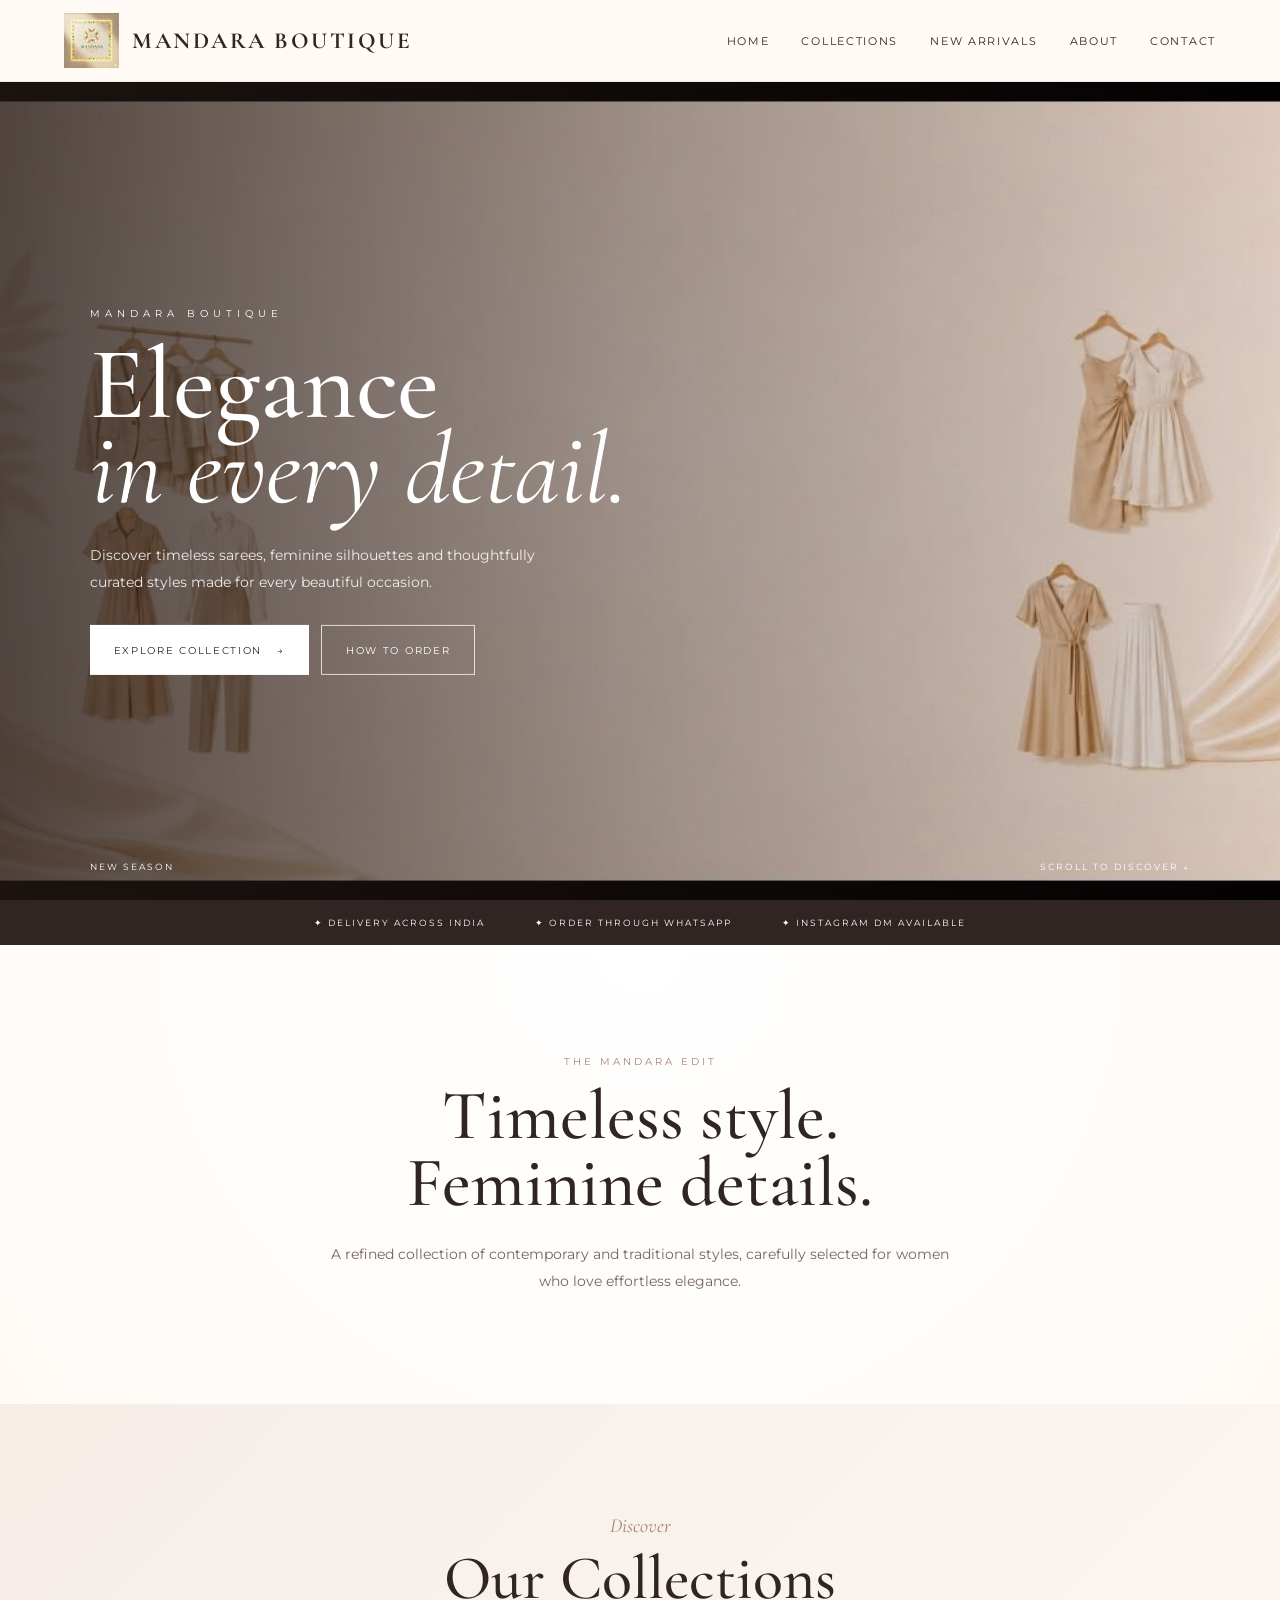
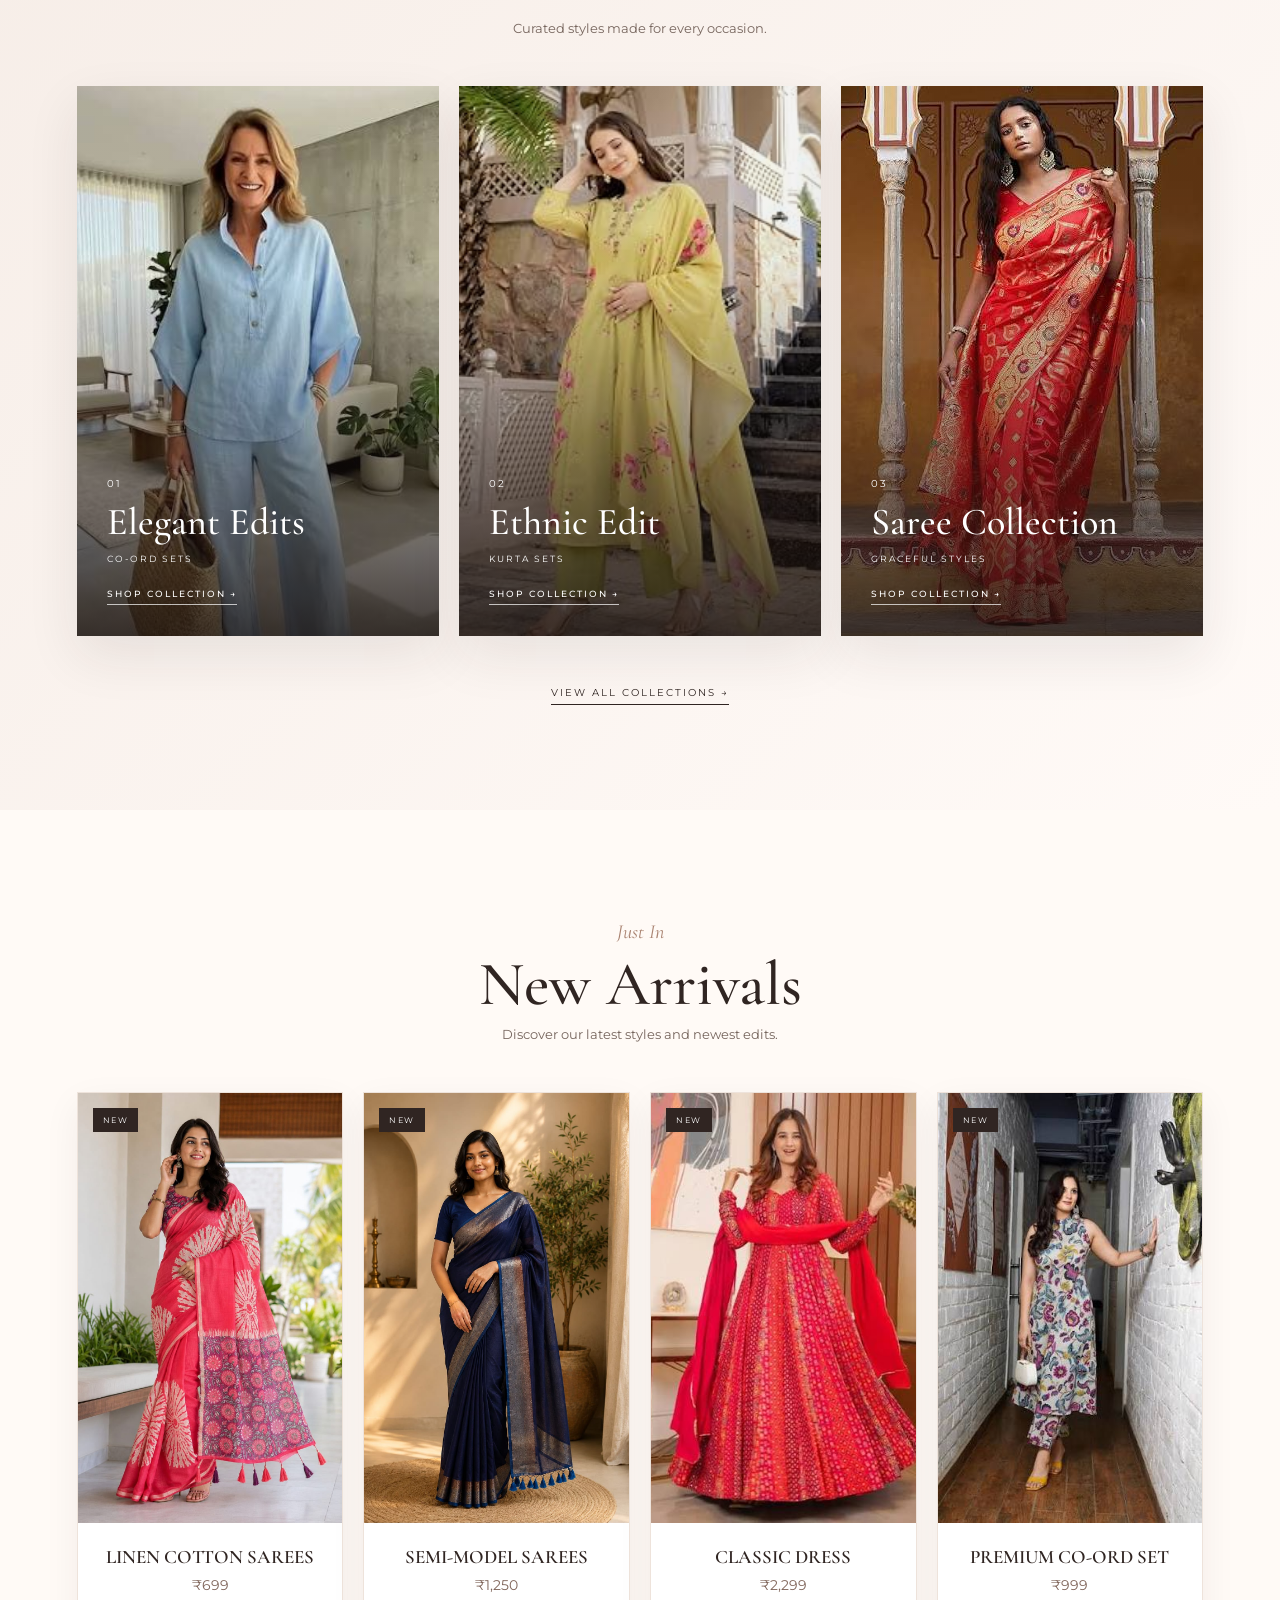
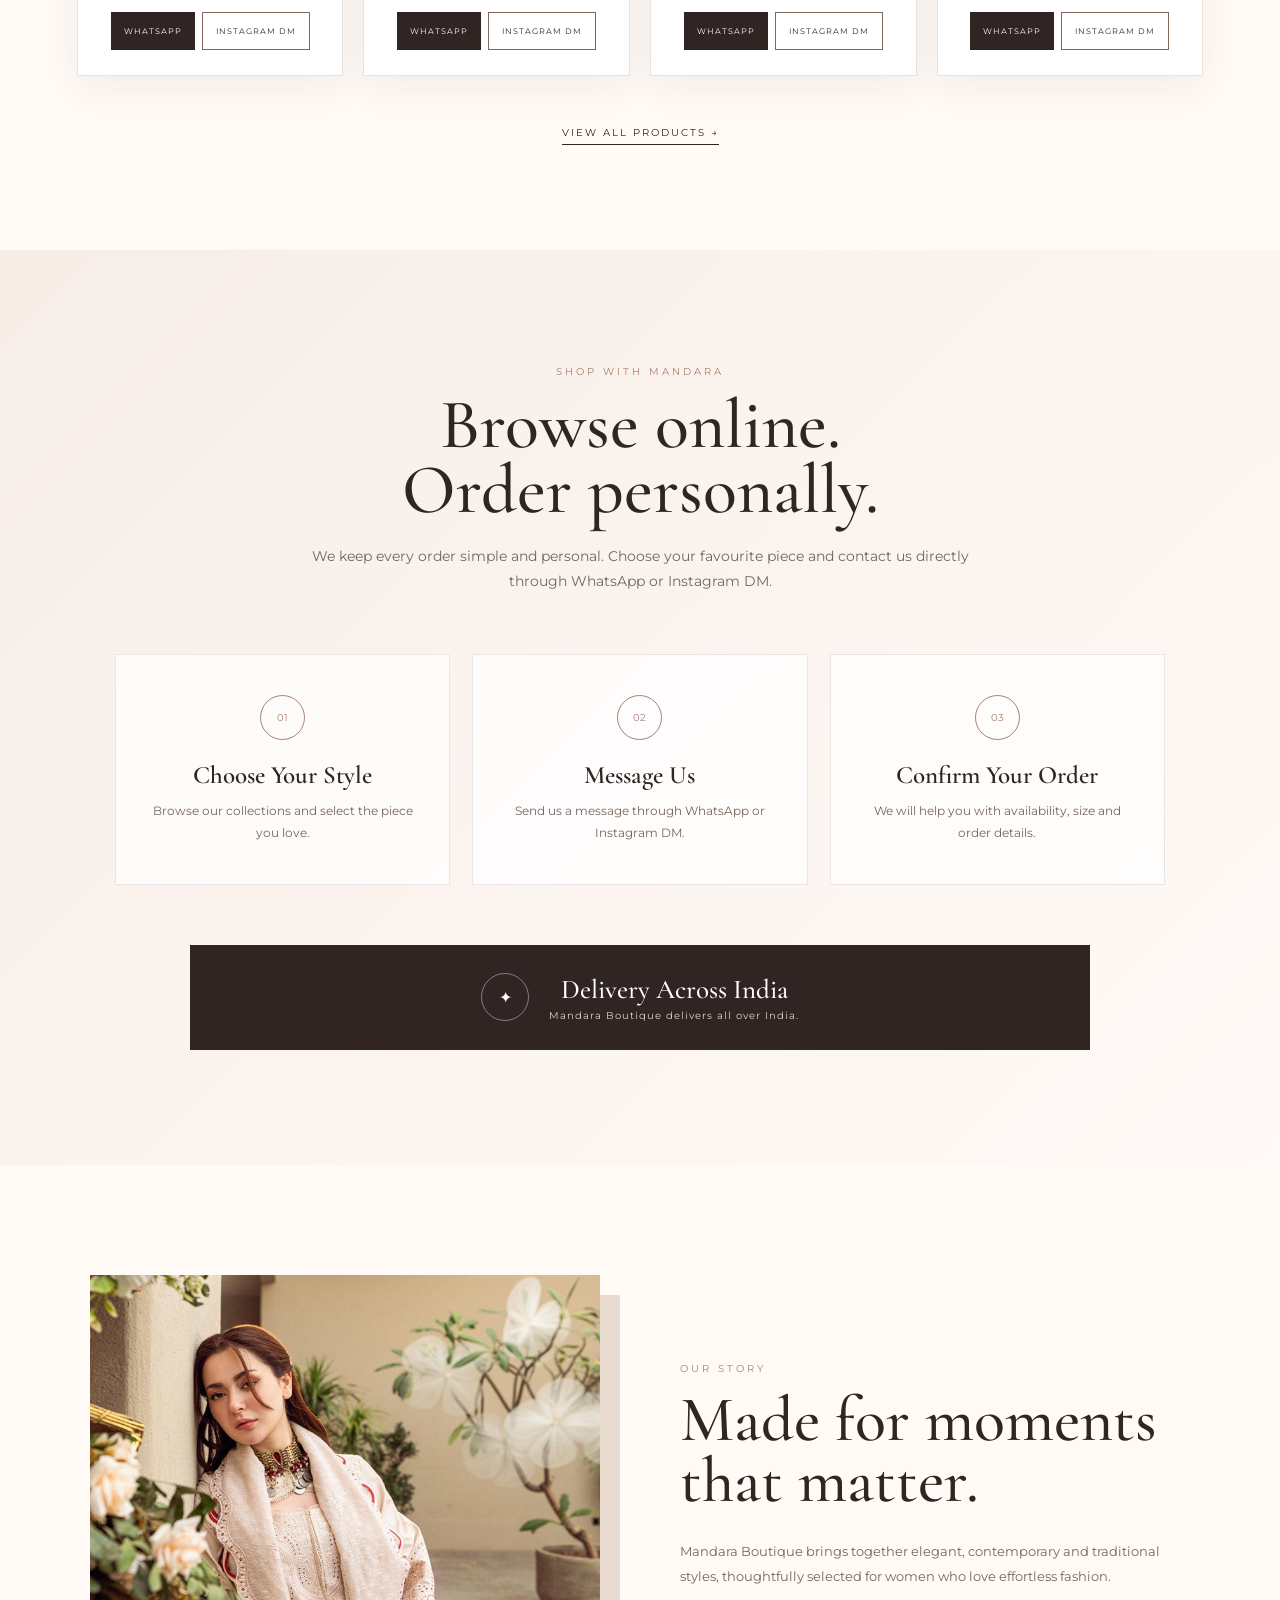
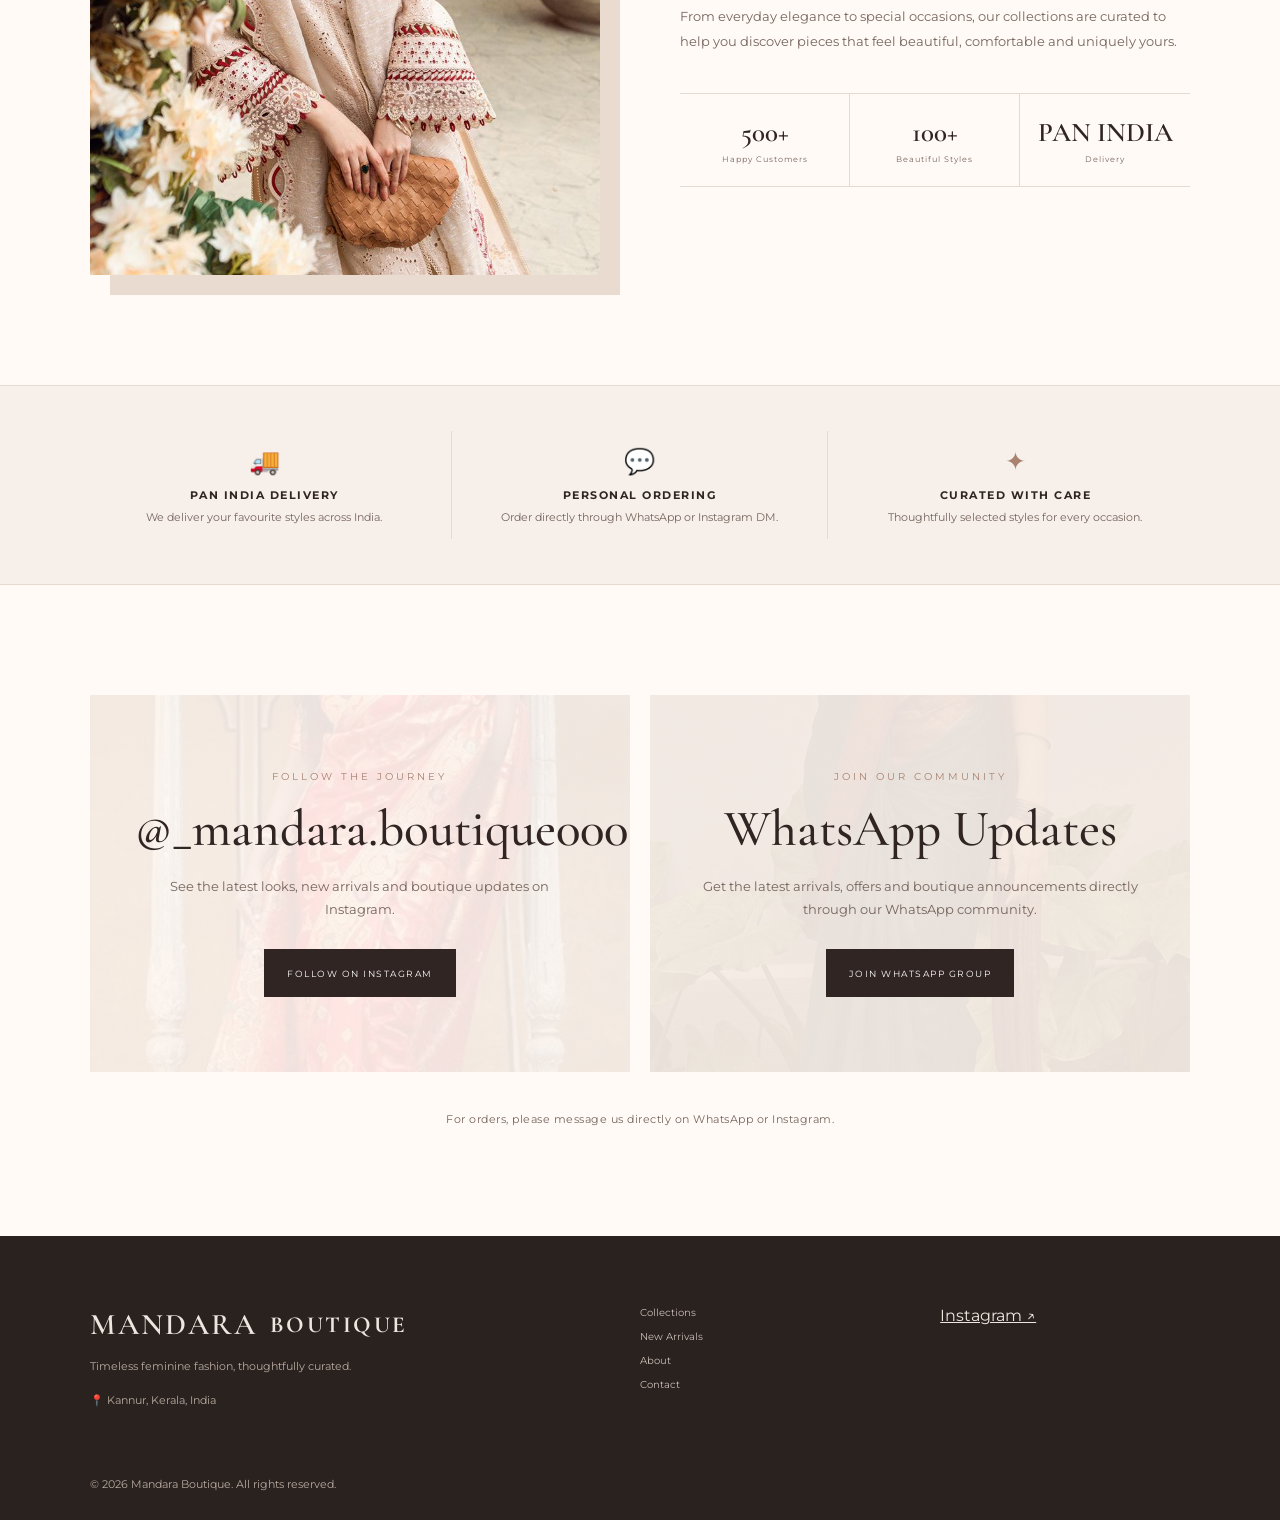
<file: index.html>
<!DOCTYPE html>
<html lang="en">

<head>

    <meta charset="UTF-8">

    <meta
        name="viewport"
        content="width=device-width, initial-scale=1.0"
    >

    <meta
        name="description"
        content="Mandara Boutique — timeless women's fashion, elegant sarees, ethnic wear and curated collections. Delivery available across India."
    >

    <title>Mandara Boutique | Timeless Elegance</title>


    <!-- Google Fonts -->

    <link rel="preconnect" href="https://fonts.googleapis.com">

    <link
        rel="preconnect"
        href="https://fonts.gstatic.com"
        crossorigin
    >

    <link
        href="https://fonts.googleapis.com/css2?family=Cormorant+Garamond:wght@400;500;600;700&family=Montserrat:wght@400;500;600&display=swap"
        rel="stylesheet"
    >


    <link rel="stylesheet" href="style.css">

</head>


<body>


<!-- =====================================================
     NAVBAR
===================================================== -->

<header class="navbar">

    <a href="index.html" class="brand">

        <img
            src="WhatsApp Image 2026-08-15 at 9.53.45 PM.jpeg"
            alt="Mandara Boutique Logo"
        >

        <span>MANDARA BOUTIQUE</span>

    </a>


    <nav id="mainNav">

        <a href="#home">Home</a>

        <a href="#collections">Collections</a>

        <a href="#new-arrivals">New Arrivals</a>

        <a href="#about">About</a>

        <a href="#contact">Contact</a>

    </nav>


    <button
        class="menu-toggle"
        id="menuToggle"
        aria-label="Open menu"
    >
        ☰
    </button>

</header>



<main>


<!-- =====================================================
     HERO
===================================================== -->

<section class="hero" id="home">

    <div class="hero-image">

        <img
            src="m.jpg"
            alt="Mandara Boutique fashion collection"
        >

    </div>


    <div class="hero-overlay"></div>


    <div class="hero-content">

        <p class="hero-small">
            MANDARA BOUTIQUE
        </p>


        <h1>

            Elegance

            <br>

            <em>in every detail.</em>

        </h1>


        <p class="hero-description">

            Discover timeless sarees, feminine silhouettes
            and thoughtfully curated styles made for
            every beautiful occasion.

        </p>


        <div class="hero-actions">

            <a
                href="collections.html"
                class="hero-btn"
            >
                EXPLORE COLLECTION
                <span>→</span>
            </a>


            <a
                href="#order"
                class="hero-btn hero-btn-outline"
            >
                HOW TO ORDER
            </a>

        </div>

    </div>


    <div class="hero-bottom">

        <span>
            NEW SEASON
        </span>

        <span>
            SCROLL TO DISCOVER ↓
        </span>

    </div>

</section>



<!-- =====================================================
     DELIVERY STRIP
===================================================== -->

<div class="delivery-strip">

    <span>✦ DELIVERY ACROSS INDIA</span>

    <span>✦ ORDER THROUGH WHATSAPP</span>

    <span>✦ INSTAGRAM DM AVAILABLE</span>

</div>



<!-- =====================================================
     INTRO
===================================================== -->

<section class="intro section">

    <p class="eyebrow">
        THE MANDARA EDIT
    </p>


    <h2>
        Timeless style.
        <br>
        Feminine details.
    </h2>


    <p class="section-copy">

        A refined collection of contemporary and
        traditional styles, carefully selected for
        women who love effortless elegance.

    </p>

</section>



<!-- =====================================================
     COLLECTIONS
===================================================== -->

<section
    class="collections"
    id="collections"
>

    <div class="section-title">

        <span>
            Discover
        </span>


        <h2>
            Our Collections
        </h2>


        <p>
            Curated styles made for every occasion.
        </p>

    </div>



    <div class="collection-grid">


        <!-- COLLECTION 01 -->

        <a
            href="collections.html#elegant-edits"
            class="collection-card"
        >

            <img
                src="images.jpg"
                alt="Elegant co-ord sets"
            >


            <div class="collection-overlay">

                <span>
                    01
                </span>


                <h3>
                    Elegant Edits
                </h3>


                <p>
                    CO-ORD SETS
                </p>


                <strong>
                    SHOP COLLECTION →
                </strong>

            </div>

        </a>



        <!-- COLLECTION 02 -->

        <a
            href="collections.html#ethnic"
            class="collection-card"
        >

            <img
                src="71yuL1405cL._AC_UY350_AIweblab1381794,T1_.jpg"
                alt="Ethnic collection"
            >


            <div class="collection-overlay">

                <span>
                    02
                </span>


                <h3>
                    Ethnic Edit
                </h3>


                <p>
                    KURTA SETS
                </p>


                <strong>
                    SHOP COLLECTION →
                </strong>

            </div>

        </a>



        <!-- COLLECTION 03 -->

        <a
            href="collections.html#sarees"
            class="collection-card"
        >

            <img
                src="imagesS.jpg"
                alt="Saree collection"
            >


            <div class="collection-overlay">

                <span>
                    03
                </span>


                <h3>
                    Saree Collection
                </h3>


                <p>
                    GRACEFUL STYLES
                </p>


                <strong>
                    SHOP COLLECTION →
                </strong>

            </div>

        </a>

    </div>


    <div class="center-link">

        <a href="collections.html">
            VIEW ALL COLLECTIONS →
        </a>

    </div>

</section>



<!-- =====================================================
     NEW ARRIVALS
===================================================== -->

<section
    class="new-arrivals"
    id="new-arrivals"
>

    <div class="section-title">

        <span>
            Just In
        </span>


        <h2>
            New Arrivals
        </h2>


        <p>
            Discover our latest styles and newest edits.
        </p>

    </div>



    <div class="new-arrivals-grid">


        <!-- PRODUCT 1 -->

        <div class="arrival-card">

            <div class="arrival-image">

                <img
                    src="1.jpeg"
                    alt="Linen cotton saree"
                >

                <span class="new-badge">
                    NEW
                </span>

            </div>


            <div class="arrival-info">

                <h3>
                    LINEN COTTON SAREES
                </h3>


                <p class="price">
                    ₹699
                </p>


                <div class="product-actions">

                    <a
                        href="#"
                        class="order-whatsapp"
                        data-product="Linen Cotton Sarees"
                    >
                        WhatsApp
                    </a>


                    <a
                        href="https://ig.me/m/_mandara.boutique000._"
                        target="_blank"
                        rel="noopener"
                        class="order-instagram"
                    >
                        Instagram DM
                    </a>

                </div>

            </div>

        </div>



        <!-- PRODUCT 2 -->

        <div class="arrival-card">

            <div class="arrival-image">

                <img
                    src="2.jpeg"
                    alt="Semi model saree"
                >

                <span class="new-badge">
                    NEW
                </span>

            </div>


            <div class="arrival-info">

                <h3>
                    SEMI-MODEL SAREES
                </h3>


                <p class="price">
                    ₹1,250
                </p>


                <div class="product-actions">

                    <a
                        href="#"
                        class="order-whatsapp"
                        data-product="Semi-Model Sarees"
                    >
                        WhatsApp
                    </a>


                    <a
                        href="https://ig.me/m/_mandara.boutique000._"
                        target="_blank"
                        rel="noopener"
                        class="order-instagram"
                    >
                        Instagram DM
                    </a>

                </div>

            </div>

        </div>



        <!-- PRODUCT 3 -->

        <div class="arrival-card">

            <div class="arrival-image">

                <img
                    src="images (3).jpg"
                    alt="Classic dress"
                >

                <span class="new-badge">
                    NEW
                </span>

            </div>


            <div class="arrival-info">

                <h3>
                    CLASSIC DRESS
                </h3>


                <p class="price">
                    ₹2,299
                </p>


                <div class="product-actions">

                    <a
                        href="#"
                        class="order-whatsapp"
                        data-product="Classic Dress"
                    >
                        WhatsApp
                    </a>


                    <a
                        href="https://ig.me/m/_mandara.boutique000._"
                        target="_blank"
                        rel="noopener"
                        class="order-instagram"
                    >
                        Instagram DM
                    </a>

                </div>

            </div>

        </div>



        <!-- PRODUCT 4 -->

        <div class="arrival-card">

            <div class="arrival-image">

                <img
                    src="images (2).jpg"
                    alt="Premium co-ord set"
                >

                <span class="new-badge">
                    NEW
                </span>

            </div>


            <div class="arrival-info">

                <h3>
                    PREMIUM CO-ORD SET
                </h3>


                <p class="price">
                    ₹999
                </p>


                <div class="product-actions">

                    <a
                        href="#"
                        class="order-whatsapp"
                        data-product="Premium Co-ord Set"
                    >
                        WhatsApp
                    </a>


                    <a
                        href="https://ig.me/m/_mandara.boutique000._"
                        target="_blank"
                        rel="noopener"
                        class="order-instagram"
                    >
                        Instagram DM
                    </a>

                </div>

            </div>

        </div>

    </div>


    <div class="center-link">

        <a href="collections.html">
            VIEW ALL PRODUCTS →
        </a>

    </div>

</section>



<!-- =====================================================
     HOW TO ORDER
===================================================== -->

<section
    class="shopping-info"
    id="order"
>

    <div class="shopping-heading">

        <p class="eyebrow">
            SHOP WITH MANDARA
        </p>


        <h2>
            Browse online.
            <br>
            Order personally.
        </h2>


        <p>

            We keep every order simple and personal.
            Choose your favourite piece and contact us
            directly through WhatsApp or Instagram DM.

        </p>

    </div>



    <div class="shopping-steps">


        <div class="shopping-step">

            <span>
                01
            </span>


            <h3>
                Choose Your Style
            </h3>


            <p>

                Browse our collections and select
                the piece you love.

            </p>

        </div>



        <div class="shopping-step">

            <span>
                02
            </span>


            <h3>
                Message Us
            </h3>


            <p>

                Send us a message through WhatsApp
                or Instagram DM.

            </p>

        </div>



        <div class="shopping-step">

            <span>
                03
            </span>


            <h3>
                Confirm Your Order
            </h3>


            <p>

                We will help you with availability,
                size and order details.

            </p>

        </div>

    </div>



    <div class="delivery-banner">

        <div class="delivery-icon">
            ✦
        </div>


        <div>

            <h3>
                Delivery Across India
            </h3>


            <p>
                Mandara Boutique delivers
                all over India.
            </p>

        </div>

    </div>

</section>



<!-- =====================================================
     ABOUT / OUR STORY
===================================================== -->

<section
    class="story section"
    id="about"
>

    <div class="story-image">

        <img
            src="5.jpg"
            alt="Mandara Boutique fashion collection"
        >

    </div>



    <div class="story-content">

        <p class="eyebrow">
            OUR STORY
        </p>


        <h2>
            Made for moments
            that matter.
        </h2>


        <p>

            Mandara Boutique brings together elegant,
            contemporary and traditional styles,
            thoughtfully selected for women who love
            effortless fashion.

        </p>


        <p>

            From everyday elegance to special occasions,
            our collections are curated to help you
            discover pieces that feel beautiful,
            comfortable and uniquely yours.

        </p>



        <div class="story-stats">


            <div class="story-stat">

                <h3>
                    500+
                </h3>

                <p>
                    Happy Customers
                </p>

            </div>



            <div class="story-stat">

                <h3>
                    100+
                </h3>

                <p>
                    Beautiful Styles
                </p>

            </div>



            <div class="story-stat">

                <h3>
                    PAN INDIA
                </h3>

                <p>
                    Delivery
                </p>

            </div>

        </div>

    </div>

</section>



<!-- =====================================================
     WHY MANDARA
===================================================== -->

<section class="features-section">


    <div class="feature">

        <div class="feature-icon">
            🚚
        </div>


        <h3>
            PAN INDIA DELIVERY
        </h3>


        <p>
            We deliver your favourite styles
            across India.
        </p>

    </div>



    <div class="feature">

        <div class="feature-icon">
            💬
        </div>


        <h3>
            PERSONAL ORDERING
        </h3>


        <p>
            Order directly through WhatsApp
            or Instagram DM.
        </p>

    </div>



    <div class="feature">

        <div class="feature-icon">
            ✦
        </div>


        <h3>
            CURATED WITH CARE
        </h3>


        <p>
            Thoughtfully selected styles
            for every occasion.
        </p>

    </div>

</section>



<!-- =====================================================
     INSTAGRAM + WHATSAPP
===================================================== -->

<section
    class="instagram section"
    id="contact"
>

    <div class="community-grid">


        <!-- INSTAGRAM -->

        <div class="community-card instagram-card">

            <p class="eyebrow">
                FOLLOW THE JOURNEY
            </p>


            <h2>
                @_mandara.boutique000._
            </h2>


            <p>

                See the latest looks, new arrivals
                and boutique updates on Instagram.

            </p>


            <a
                class="btn btn-dark"
                href="https://www.instagram.com/_mandara.boutique000._/"
                target="_blank"
                rel="noopener"
            >
                FOLLOW ON INSTAGRAM
            </a>

        </div>



        <!-- WHATSAPP -->

        <div class="community-card whatsapp-card">

            <p class="eyebrow">
                JOIN OUR COMMUNITY
            </p>


            <h2>
                WhatsApp Updates
            </h2>


            <p>

                Get the latest arrivals, offers and
                boutique announcements directly
                through our WhatsApp community.

            </p>


            <a
                class="btn btn-dark"
                href="https://chat.whatsapp.com/EB7JSDMLYXo8T5xoNU3jpM?mode=gi_t"
                target="_blank"
                rel="noopener"
            >
                JOIN WHATSAPP GROUP
            </a>

        </div>

    </div>



    <div class="contact-note">

        <p>
            For orders, please message us directly
            on WhatsApp or Instagram.
        </p>

    </div>

</section>



</main>



<!-- =====================================================
     FOOTER
===================================================== -->
<footer class="footer">

    <div>
        <a class="brand footer-brand" href="#home">
            MANDARA<span>BOUTIQUE</span>
        </a>

        <p>
            Timeless feminine fashion, thoughtfully curated.
        </p>

        <p class="footer-location">
            📍 Kannur, Kerala, India
        </p>
    </div>

    <div class="footer-links">
        <a href="#collections">Collections</a>
        <a href="#new-arrivals">New Arrivals</a>
        <a href="#about">About</a>
        <a href="#contact">Contact</a>
    </div>

    <div>
        <a class="social-link"
           href="https://www.instagram.com/_mandara.boutique000._/"
           target="_blank"
           rel="noopener">
            Instagram ↗
        </a>
    </div>

    <p class="copyright">
        © <span id="year"></span> Mandara Boutique. All rights reserved.
    </p>

</footer>


<script src="script.js"></script>

</body>

</html>
</file>
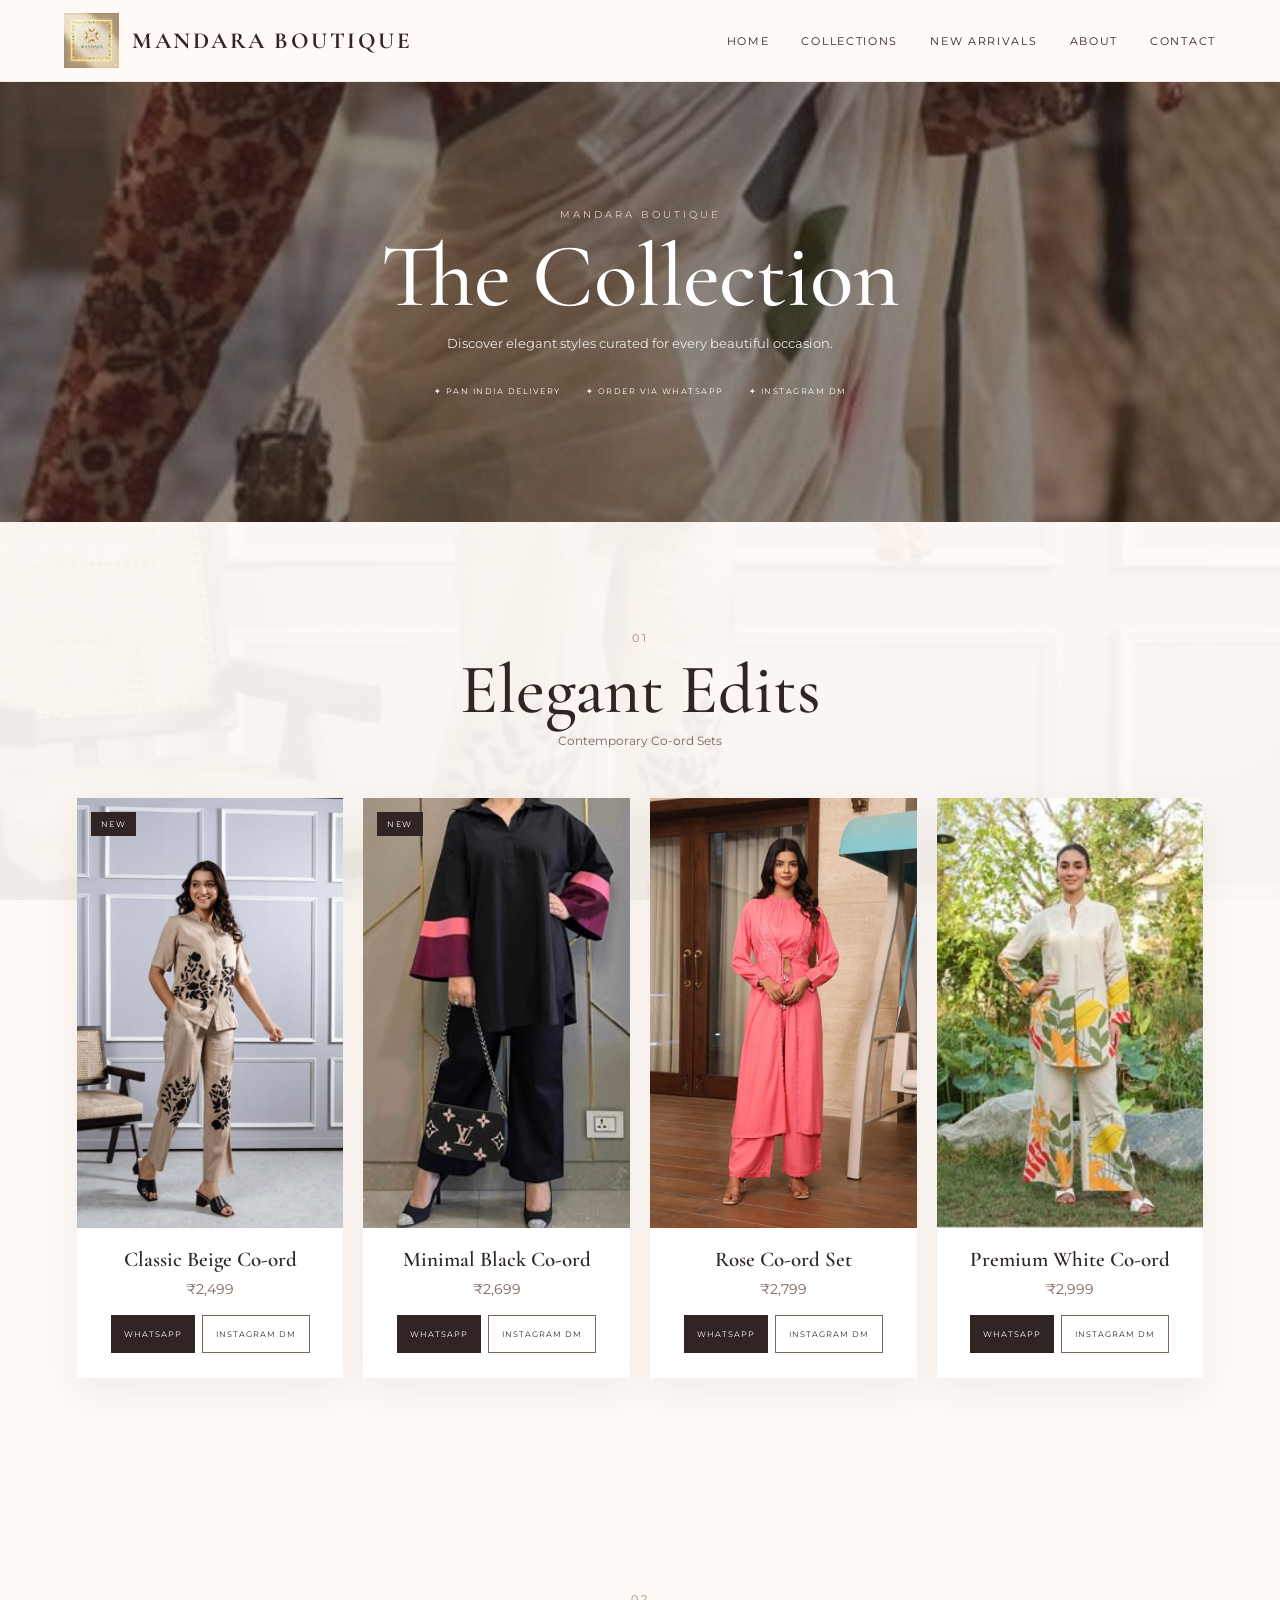
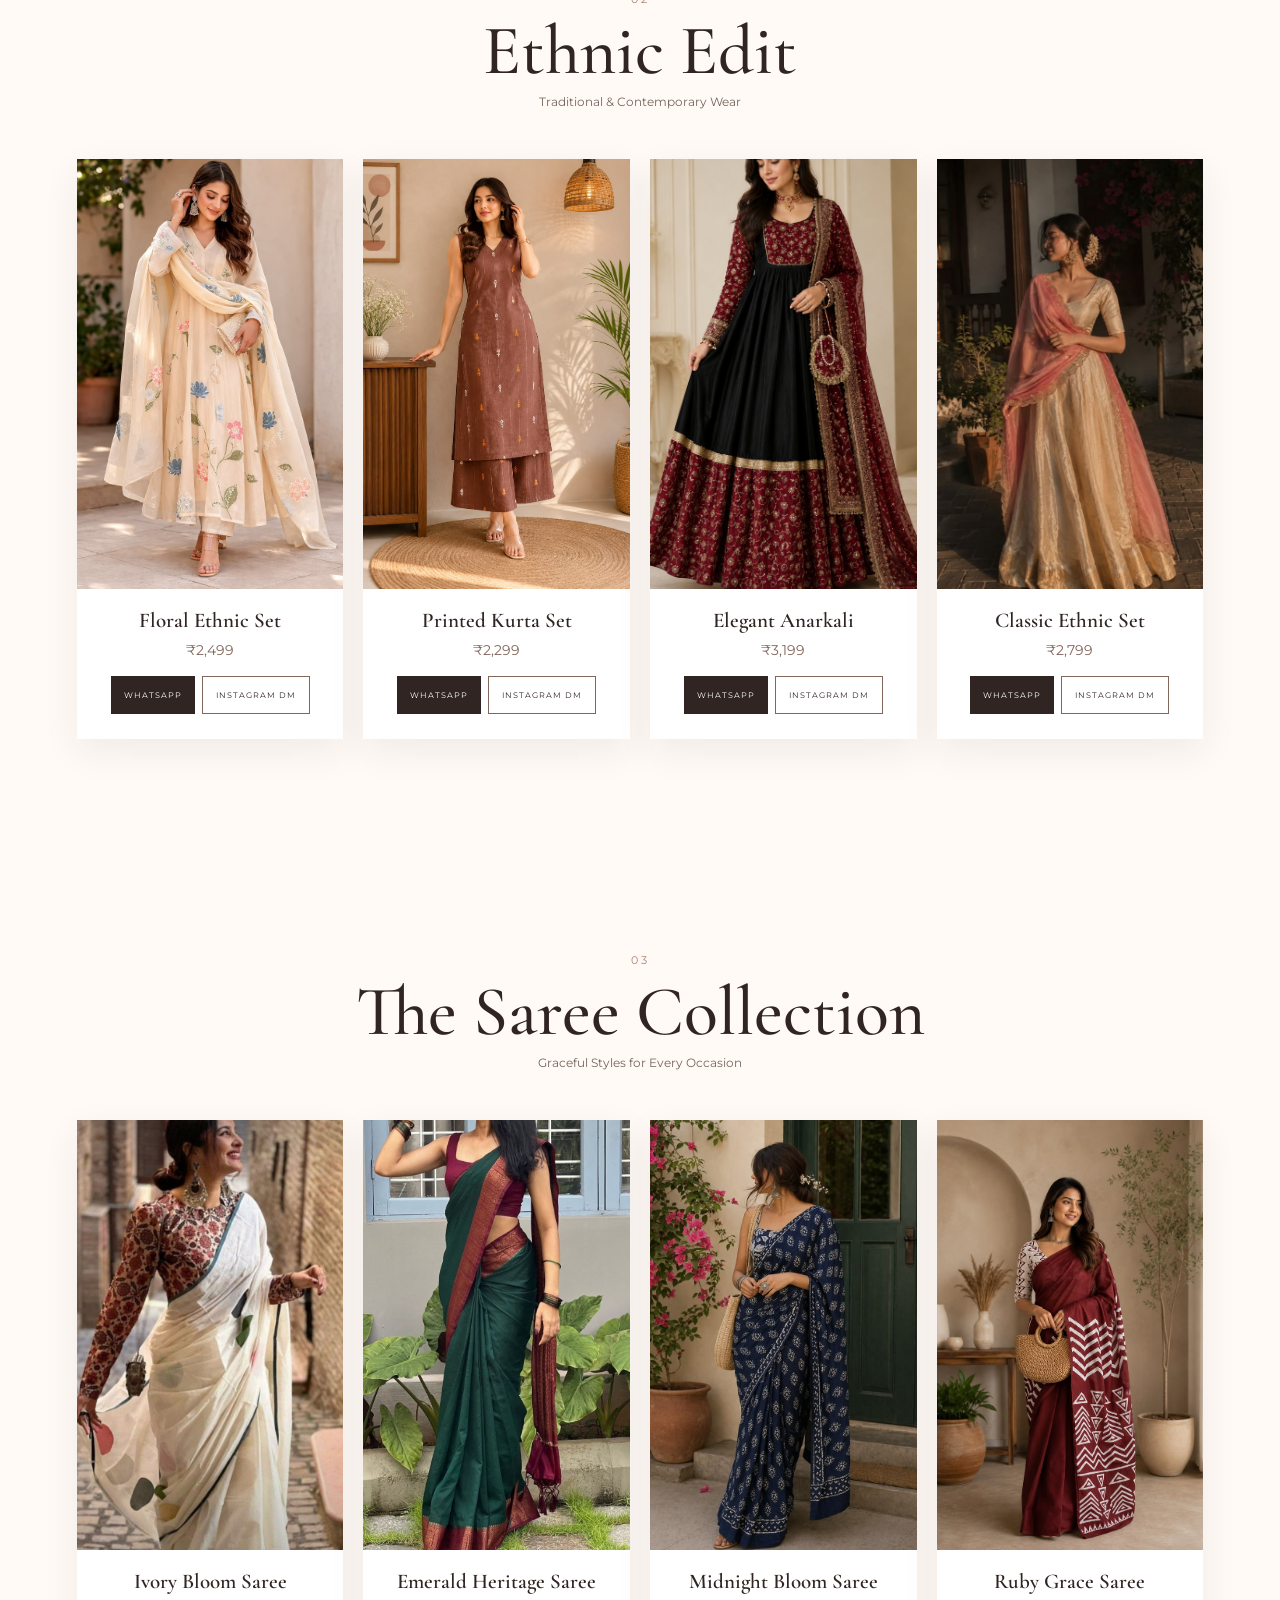
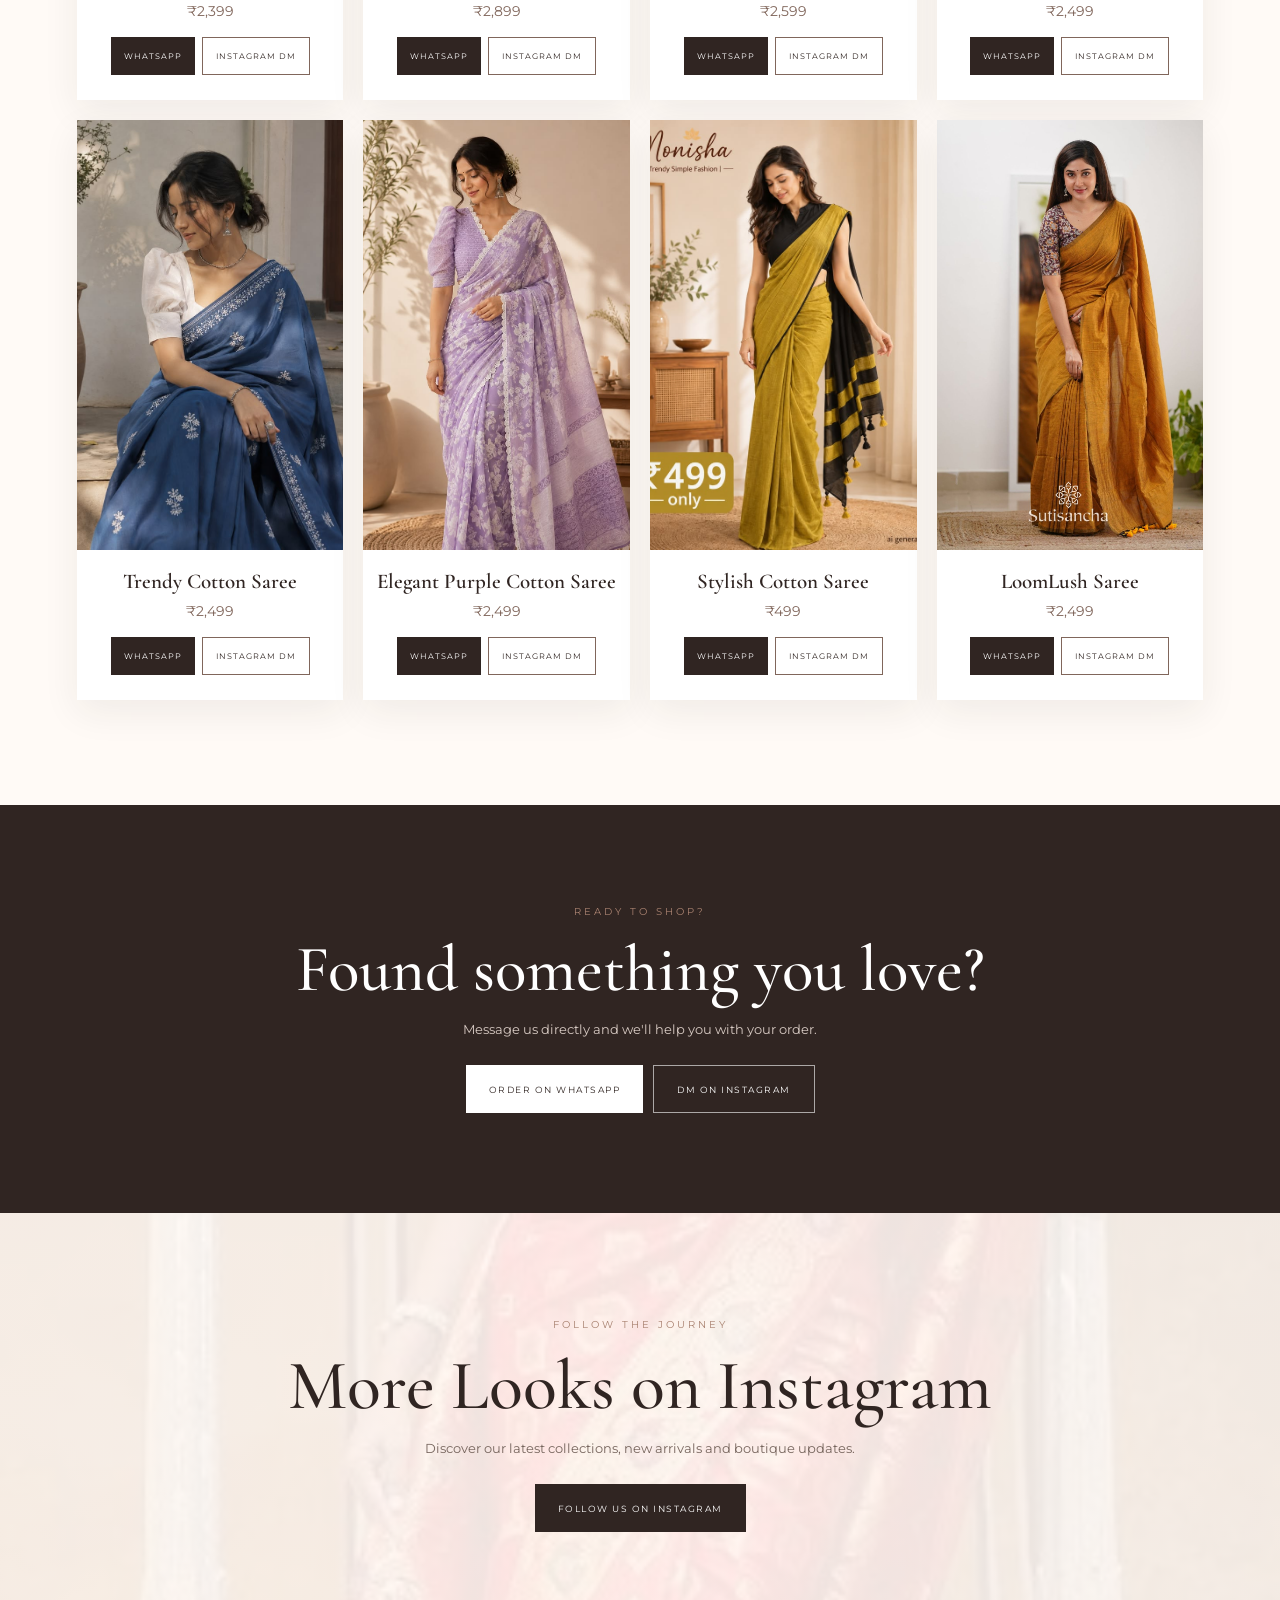
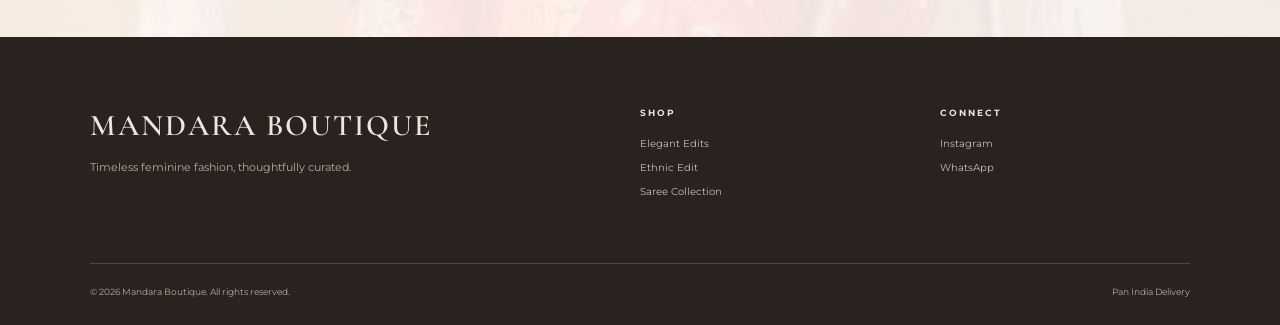
<file: collections.html>
<!DOCTYPE html>
<html lang="en">

<head>

    <meta charset="UTF-8">

    <meta
        name="viewport"
        content="width=device-width, initial-scale=1.0"
    >

    <meta
        name="description"
        content="Explore Mandara Boutique collections — sarees, ethnic wear and elegant styles. Delivery available across India."
    >

    <title>Collections | Mandara Boutique</title>


    <link rel="preconnect" href="https://fonts.googleapis.com">

    <link
        rel="preconnect"
        href="https://fonts.gstatic.com"
        crossorigin
    >

    <link
        href="https://fonts.googleapis.com/css2?family=Cormorant+Garamond:wght@400;500;600;700&family=Montserrat:wght@400;500;600&display=swap"
        rel="stylesheet"
    >


    <link rel="stylesheet" href="style.css">

</head>


<body>


<!-- =====================================================
     NAVBAR
===================================================== -->

<header class="navbar">

    <a href="index.html" class="brand">

        <img
            src="WhatsApp Image 2026-08-15 at 9.53.45 PM.jpeg"
            alt="Mandara Boutique Logo"
        >

        <span>
            MANDARA BOUTIQUE
        </span>

    </a>


    <nav id="mainNav">

        <a href="index.html">
            Home
        </a>

        <a href="collections.html">
            Collections
        </a>

        <a href="index.html#new-arrivals">
            New Arrivals
        </a>

        <a href="index.html#about">
            About
        </a>

        <a href="index.html#contact">
            Contact
        </a>

    </nav>


    <button
        class="menu-toggle"
        id="menuToggle"
        aria-label="Open menu"
    >
        ☰
    </button>

</header>



<main>


<!-- =====================================================
     PAGE HERO
===================================================== -->

<section class="collections-hero">

    <p class="eyebrow">
        MANDARA BOUTIQUE
    </p>


    <h1>
        The Collection
    </h1>


    <p>
        Discover elegant styles curated
        for every beautiful occasion.
    </p>


    <div class="collection-note">

        <span>
            ✦ PAN INDIA DELIVERY
        </span>

        <span>
            ✦ ORDER VIA WHATSAPP
        </span>

        <span>
            ✦ INSTAGRAM DM
        </span>

    </div>

</section>



<!-- =====================================================
     ELEGANT EDITS
===================================================== -->

<section
    class="product-collection elegant-bg"
    id="elegant-edits"
>

    <div class="collection-heading">

        <span>
            01
        </span>


        <h2>
            Elegant Edits
        </h2>


        <p>
            Contemporary Co-ord Sets
        </p>

    </div>



    <div class="product-grid">


        <!-- PRODUCT -->

        <div class="product-card">

            <div class="product-image">

                <img
                    src="m1.jpg"
                    alt="Classic Beige Co-ord Set"
                >

                <span>
                    NEW
                </span>

            </div>


            <h3>
                Classic Beige Co-ord
            </h3>


            <p class="product-price">
                ₹2,499
            </p>


            <div class="product-actions">

                <a
                    href="#"
                    class="order-whatsapp"
                    data-product="Classic Beige Co-ord"
                >
                    WhatsApp
                </a>


                <a
                    href="https://ig.me/m/_mandara.boutique000._"
                    target="_blank"
                    rel="noopener"
                    class="order-instagram"
                >
                    Instagram DM
                </a>

            </div>

        </div>



        <div class="product-card">

            <div class="product-image">

                <img
                    src="m2.jpg"
                    alt="Minimal Black Co-ord Set"
                >

                <span>
                    NEW
                </span>

            </div>


            <h3>
                Minimal Black Co-ord
            </h3>


            <p class="product-price">
                ₹2,699
            </p>


            <div class="product-actions">

                <a
                    href="#"
                    class="order-whatsapp"
                    data-product="Minimal Black Co-ord"
                >
                    WhatsApp
                </a>


                <a
                    href="https://ig.me/m/_mandara.boutique000._"
                    target="_blank"
                    rel="noopener"
                    class="order-instagram"
                >
                    Instagram DM
                </a>

            </div>

        </div>



        <div class="product-card">

            <div class="product-image">

                <img
                    src="m3.jpeg"
                    alt="Rose Co-ord Set"
                >

            </div>


            <h3>
                Rose Co-ord Set
            </h3>


            <p class="product-price">
                ₹2,799
            </p>


            <div class="product-actions">

                <a
                    href="#"
                    class="order-whatsapp"
                    data-product="Rose Co-ord Set"
                >
                    WhatsApp
                </a>


                <a
                    href="https://ig.me/m/_mandara.boutique000._"
                    target="_blank"
                    rel="noopener"
                    class="order-instagram"
                >
                    Instagram DM
                </a>

            </div>

        </div>



        <div class="product-card">

            <div class="product-image">

                <img
                    src="m4.jpg"
                    alt="Premium White Co-ord Set"
                >

            </div>


            <h3>
                Premium White Co-ord
            </h3>


            <p class="product-price">
                ₹2,999
            </p>


            <div class="product-actions">

                <a
                    href="#"
                    class="order-whatsapp"
                    data-product="Premium White Co-ord"
                >
                    WhatsApp
                </a>


                <a
                    href="https://ig.me/m/_mandara.boutique000._"
                    target="_blank"
                    rel="noopener"
                    class="order-instagram"
                >
                    Instagram DM
                </a>

            </div>

        </div>

    </div>

</section>



<!-- =====================================================
     ETHNIC EDIT
===================================================== -->

<section
    class="product-collection ethnic-bg"
    id="ethnic"
>

    <div class="collection-heading">

        <span>
            02
        </span>


        <h2>
            Ethnic Edit
        </h2>


        <p>
            Traditional & Contemporary Wear
        </p>

    </div>



    <div class="product-grid">


        <div class="product-card">

            <div class="product-image">

                <img
                    src="e1.jpg"
                    alt="Floral Ethnic Set"
                >

            </div>


            <h3>
                Floral Ethnic Set
            </h3>


            <p class="product-price">
                ₹2,499
            </p>


            <div class="product-actions">

                <a
                    href="#"
                    class="order-whatsapp"
                    data-product="Floral Ethnic Set"
                >
                    WhatsApp
                </a>


                <a
                    href="https://ig.me/m/_mandara.boutique000._"
                    target="_blank"
                    rel="noopener"
                    class="order-instagram"
                >
                    Instagram DM
                </a>

            </div>

        </div>



        <div class="product-card">

            <div class="product-image">

                <img
                    src="e2.jpg"
                    alt="Printed Kurta Set"
                >

            </div>


            <h3>
                Printed Kurta Set
            </h3>


            <p class="product-price">
                ₹2,299
            </p>


            <div class="product-actions">

                <a
                    href="#"
                    class="order-whatsapp"
                    data-product="Printed Kurta Set"
                >
                    WhatsApp
                </a>


                <a
                    href="https://ig.me/m/_mandara.boutique000._"
                    target="_blank"
                    rel="noopener"
                    class="order-instagram"
                >
                    Instagram DM
                </a>

            </div>

        </div>



        <div class="product-card">

            <div class="product-image">

                <img
                    src="e3.png"
                    alt="Elegant Anarkali"
                >

            </div>


            <h3>
                Elegant Anarkali
            </h3>


            <p class="product-price">
                ₹3,199
            </p>


            <div class="product-actions">

                <a
                    href="#"
                    class="order-whatsapp"
                    data-product="Elegant Anarkali"
                >
                    WhatsApp
                </a>


                <a
                    href="https://ig.me/m/_mandara.boutique000._"
                    target="_blank"
                    rel="noopener"
                    class="order-instagram"
                >
                    Instagram DM
                </a>

            </div>

        </div>



        <div class="product-card">

            <div class="product-image">

                <img
                    src="p4.png"
                    alt="Classic Ethnic Set"
                >

            </div>


            <h3>
                Classic Ethnic Set
            </h3>


            <p class="product-price">
                ₹2,799
            </p>


            <div class="product-actions">

                <a
                    href="#"
                    class="order-whatsapp"
                    data-product="Classic Ethnic Set"
                >
                    WhatsApp
                </a>


                <a
                    href="https://ig.me/m/_mandara.boutique000._"
                    target="_blank"
                    rel="noopener"
                    class="order-instagram"
                >
                    Instagram DM
                </a>

            </div>

        </div>

    </div>

</section>



<!-- =====================================================
     SAREE COLLECTION
===================================================== -->

<section
    class="product-collection saree-bg"
    id="sarees"
>

    <div class="collection-heading">

        <span>
            03
        </span>


        <h2>
            The Saree Collection
        </h2>


        <p>
            Graceful Styles for Every Occasion
        </p>

    </div>



    <div class="product-grid">


        <!-- SAREE 01 -->

        <div class="product-card">

            <div class="product-image">

                <img
                    src="s1.jpg"
                    alt="Ivory Bloom Saree"
                >

            </div>


            <h3>
                Ivory Bloom Saree
            </h3>


            <p class="product-price">
                ₹2,399
            </p>


            <div class="product-actions">

                <a
                    href="#"
                    class="order-whatsapp"
                    data-product="Ivory Bloom Saree"
                >
                    WhatsApp
                </a>


                <a
                    href="https://ig.me/m/_mandara.boutique000._"
                    target="_blank"
                    rel="noopener"
                    class="order-instagram"
                >
                    Instagram DM
                </a>

            </div>

        </div>



        <!-- SAREE 02 -->

        <div class="product-card">

            <div class="product-image">

                <img
                    src="s2.jpg"
                    alt="Emerald Heritage Saree"
                >

            </div>


            <h3>
                Emerald Heritage Saree
            </h3>


            <p class="product-price">
                ₹2,899
            </p>


            <div class="product-actions">

                <a
                    href="#"
                    class="order-whatsapp"
                    data-product="Emerald Heritage Saree"
                >
                    WhatsApp
                </a>


                <a
                    href="https://ig.me/m/_mandara.boutique000._"
                    target="_blank"
                    rel="noopener"
                    class="order-instagram"
                >
                    Instagram DM
                </a>

            </div>

        </div>



        <!-- SAREE 03 -->

        <div class="product-card">

            <div class="product-image">

                <img
                    src="s3.jpg"
                    alt="Midnight Bloom Saree"
                >

            </div>


            <h3>
                Midnight Bloom Saree
            </h3>


            <p class="product-price">
                ₹2,599
            </p>


            <div class="product-actions">

                <a
                    href="#"
                    class="order-whatsapp"
                    data-product="Midnight Bloom Saree"
                >
                    WhatsApp
                </a>


                <a
                    href="https://ig.me/m/_mandara.boutique000._"
                    target="_blank"
                    rel="noopener"
                    class="order-instagram"
                >
                    Instagram DM
                </a>

            </div>

        </div>



        <!-- SAREE 04 -->

        <div class="product-card">

            <div class="product-image">

                <img
                    src="s4.jpg"
                    alt="Ruby Grace Saree"
                >

            </div>


            <h3>
                Ruby Grace Saree
            </h3>


            <p class="product-price">
                ₹2,499
            </p>


            <div class="product-actions">

                <a
                    href="#"
                    class="order-whatsapp"
                    data-product="Ruby Grace Saree"
                >
                    WhatsApp
                </a>


                <a
                    href="https://ig.me/m/_mandara.boutique000._"
                    target="_blank"
                    rel="noopener"
                    class="order-instagram"
                >
                    Instagram DM
                </a>

            </div>

        </div>



        <!-- SAREE 05 -->

        <div class="product-card">

            <div class="product-image">

                <img
                    src="s5.jpg"
                    alt="Trendy Cotton Saree"
                >

            </div>


            <h3>
                Trendy Cotton Saree
            </h3>


            <p class="product-price">
                ₹2,499
            </p>


            <div class="product-actions">

                <a
                    href="#"
                    class="order-whatsapp"
                    data-product="Trendy Cotton Saree"
                >
                    WhatsApp
                </a>


                <a
                    href="https://ig.me/m/_mandara.boutique000._"
                    target="_blank"
                    rel="noopener"
                    class="order-instagram"
                >
                    Instagram DM
                </a>

            </div>

        </div>



        <!-- SAREE 06 -->

        <div class="product-card">

            <div class="product-image">

                <img
                    src="s6.jpg"
                    alt="Elegant Purple Cotton Saree"
                >

            </div>


            <h3>
                Elegant Purple Cotton Saree
            </h3>


            <p class="product-price">
                ₹2,499
            </p>


            <div class="product-actions">

                <a
                    href="#"
                    class="order-whatsapp"
                    data-product="Elegant Purple Cotton Saree"
                >
                    WhatsApp
                </a>


                <a
                    href="https://ig.me/m/_mandara.boutique000._"
                    target="_blank"
                    rel="noopener"
                    class="order-instagram"
                >
                    Instagram DM
                </a>

            </div>

        </div>



        <!-- SAREE 07 -->

        <div class="product-card">

            <div class="product-image">

                <img
                    src="s7.jpg"
                    alt="Stylish Cotton Saree"
                >

            </div>


            <h3>
                Stylish Cotton Saree
            </h3>


            <p class="product-price">
                ₹499
            </p>


            <div class="product-actions">

                <a
                    href="#"
                    class="order-whatsapp"
                    data-product="Stylish Cotton Saree"
                >
                    WhatsApp
                </a>


                <a
                    href="https://ig.me/m/_mandara.boutique000._"
                    target="_blank"
                    rel="noopener"
                    class="order-instagram"
                >
                    Instagram DM
                </a>

            </div>

        </div>



        <!-- SAREE 08 -->

        <div class="product-card">

            <div class="product-image">

                <img
                    src="s8.jpg"
                    alt="LoomLush Saree"
                >

            </div>


            <h3>
                LoomLush Saree
            </h3>


            <p class="product-price">
                ₹2,499
            </p>


            <div class="product-actions">

                <a
                    href="#"
                    class="order-whatsapp"
                    data-product="LoomLush Saree"
                >
                    WhatsApp
                </a>


                <a
                    href="https://ig.me/m/_mandara.boutique000._"
                    target="_blank"
                    rel="noopener"
                    class="order-instagram"
                >
                    Instagram DM
                </a>

            </div>

        </div>

    </div>

</section>



<!-- =====================================================
     ORDER CTA
===================================================== -->

<section class="collection-cta">

    <p class="eyebrow">
        READY TO SHOP?
    </p>


    <h2>
        Found something you love?
    </h2>


    <p>
        Message us directly and we'll help you
        with your order.
    </p>


    <div class="cta-buttons">

        <a
            href="#"
            class="btn btn-dark general-whatsapp"
        >
            ORDER ON WHATSAPP
        </a>


        <a
            href="https://ig.me/m/_mandara.boutique000._"
            target="_blank"
            rel="noopener"
            class="btn btn-outline"
        >
            DM ON INSTAGRAM
        </a>

    </div>

</section>



<!-- =====================================================
     INSTAGRAM
===================================================== -->

<section class="instagram-section">

    <p class="eyebrow">
        FOLLOW THE JOURNEY
    </p>


    <h2>
        More Looks on Instagram
    </h2>


    <p>
        Discover our latest collections,
        new arrivals and boutique updates.
    </p>


    <a
        href="https://www.instagram.com/_mandara.boutique000._/"
        target="_blank"
        rel="noopener"
        class="btn btn-dark"
    >
        FOLLOW US ON INSTAGRAM
    </a>

</section>



</main>



<!-- =====================================================
     FOOTER
===================================================== -->

<footer class="footer">

    <div>

        <a
            href="index.html"
            class="footer-brand"
        >
            MANDARA BOUTIQUE
        </a>


        <p>
            Timeless feminine fashion,
            thoughtfully curated.
        </p>

    </div>


    <div class="footer-links">

        <h4>
            SHOP
        </h4>

        <a href="#elegant-edits">
            Elegant Edits
        </a>

        <a href="#ethnic">
            Ethnic Edit
        </a>

        <a href="#sarees">
            Saree Collection
        </a>

    </div>


    <div class="footer-links">

        <h4>
            CONNECT
        </h4>

        <a
            href="https://www.instagram.com/_mandara.boutique000._/"
            target="_blank"
        >
            Instagram
        </a>

        <a
            href="https://chat.whatsapp.com/EB7JSDMLYXo8T5xoNU3jpM?mode=gi_t"
            target="_blank"
        >
            WhatsApp
        </a>

    </div>


    <div class="footer-bottom">

        <p>
            © <span id="year"></span>
            Mandara Boutique.
            All rights reserved.
        </p>

        <p>
            Pan India Delivery
        </p>

    </div>

</footer>



<script src="script.js"></script>

</body>

</html>
</file>
<file: style.css>
/* =========================================================
   MANDARA BOUTIQUE
   COMPLETE WEBSITE STYLES
========================================================= */


/* =========================================================
   VARIABLES
========================================================= */

:root {

    --dark: #302522;

    --dark-soft: #453732;

    --brown: #80665b;

    --accent: #a98270;

    --cream: #f7f0ea;

    --ivory: #fffaf6;

    --white: #ffffff;

    --line: #e5d9d0;

    --muted: #76655d;

    --shadow:
        0 20px 50px rgba(48, 37, 34, .09);

}


/* =========================================================
   RESET
========================================================= */

* {

    margin: 0;

    padding: 0;

    box-sizing: border-box;

}


html {

    scroll-behavior: smooth;

}


body {

    font-family:
        "Montserrat",
        Arial,
        sans-serif;

    background:
        var(--ivory);

    color:
        var(--dark);

    overflow-x: hidden;

}


img {

    max-width: 100%;

}


a {

    color: inherit;

}


::selection {

    background:
        var(--brown);

    color:
        white;

}


/* =========================================================
   NAVBAR
========================================================= */

.navbar {

    height: 82px;

    display: flex;

    align-items: center;

    justify-content: space-between;

    padding:
        10px 5%;

    background:
        rgba(255, 250, 246, .96);

    backdrop-filter:
        blur(16px);

    border-bottom:
        1px solid rgba(128, 102, 91, .12);

    position:
        sticky;

    top: 0;

    z-index: 1000;

}


.brand {

    display: flex;

    align-items: center;

    gap: 13px;

    text-decoration: none;

}


.brand img {

    width: 55px;

    height: 55px;

    object-fit: contain;

}


.brand span {

    font-family:
        "Cormorant Garamond",
        Georgia,
        serif;

    font-size: 23px;

    font-weight: 700;

    letter-spacing: 2.5px;

}


.navbar nav {

    display: flex;

    align-items: center;

    gap: 32px;

}


.navbar nav a {

    position: relative;

    text-decoration: none;

    font-size: 11px;

    letter-spacing: 1.7px;

    text-transform: uppercase;

    padding: 10px 0;

    transition:
        color .3s ease;

}


.navbar nav a::after {

    content: "";

    position: absolute;

    left: 0;

    bottom: 2px;

    width: 0;

    height: 1px;

    background:
        var(--accent);

    transition:
        width .3s ease;

}


.navbar nav a:hover {

    color:
        var(--accent);

}


.navbar nav a:hover::after {

    width: 100%;

}


.menu-toggle {

    display: none;

    border: none;

    background: none;

    font-size: 26px;

    color: var(--dark);

    cursor: pointer;

}


/* =========================================================
   HERO
========================================================= */

.hero {

    height:
        calc(100vh - 82px);

    min-height:
        650px;

    position:
        relative;

    overflow:
        hidden;

}


.hero-image {

    position:
        absolute;

    inset:
        0;

}


.hero-image img {

    width:
        100%;

    height:
        100%;

    object-fit:
        cover;

    object-position:
        center;

    animation:
        heroZoom 12s ease-out forwards;

}


@keyframes heroZoom {

    from {
        transform: scale(1.05);
    }

    to {
        transform: scale(1);
    }

}


.hero-overlay {

    position:
        absolute;

    inset:
        0;

    background:
        linear-gradient(
            90deg,
            rgba(35, 24, 20, .78),
            rgba(35, 24, 20, .40),
            rgba(35, 24, 20, .08)
        );

}


.hero-content {

    position:
        absolute;

    top:
        50%;

    left:
        7%;

    transform:
        translateY(-50%);

    color:
        white;

    max-width:
        650px;

}


.hero-small {

    font-size:
        10px;

    letter-spacing:
        5px;

    margin-bottom:
        22px;

}


.hero-content h1 {

    font-family:
        "Cormorant Garamond",
        Georgia,
        serif;

    font-size:
        clamp(65px, 8vw, 110px);

    line-height:
        .83;

    font-weight:
        500;

}


.hero-content h1 em {

    font-weight:
        400;

}


.hero-description {

    max-width:
        500px;

    margin:
        30px 0;

    line-height:
        1.9;

    font-size:
        14px;

    color:
        rgba(255,255,255,.88);

}


.hero-actions {

    display:
        flex;

    flex-wrap:
        wrap;

    gap:
        12px;

}


.hero-btn {

    display:
        inline-flex;

    align-items:
        center;

    justify-content:
        center;

    gap:
        15px;

    min-height:
        50px;

    padding:
        0 24px;

    background:
        white;

    color:
        var(--dark);

    text-decoration:
        none;

    font-size:
        10px;

    letter-spacing:
        1.7px;

    transition:
        .3s ease;

}


.hero-btn:hover {

    background:
        var(--accent);

    color:
        white;

}


.hero-btn-outline {

    background:
        transparent;

    color:
        white;

    border:
        1px solid rgba(255,255,255,.75);

}


.hero-btn-outline:hover {

    background:
        white;

    color:
        var(--dark);

}


.hero-bottom {

    position:
        absolute;

    bottom:
        28px;

    left:
        7%;

    right:
        7%;

    display:
        flex;

    justify-content:
        space-between;

    color:
        white;

    font-size:
        9px;

    letter-spacing:
        2px;

}


/* =========================================================
   DELIVERY STRIP
========================================================= */

.delivery-strip {

    display:
        flex;

    justify-content:
        center;

    align-items:
        center;

    gap:
        50px;

    padding:
        17px 20px;

    background:
        var(--dark);

    color:
        white;

    font-size:
        9px;

    letter-spacing:
        2px;

    text-align:
        center;

}


/* =========================================================
   GENERAL SECTIONS
========================================================= */

.section {

    padding:
        110px 7%;

}


.eyebrow {

    color:
        var(--accent);

    font-size:
        10px;

    letter-spacing:
        3px;

    text-transform:
        uppercase;

}


.section-copy {

    max-width:
        650px;

    margin:
        25px auto 0;

    color:
        var(--muted);

    font-size:
        14px;

    line-height:
        1.9;

}


.intro {

    text-align:
        center;

    background:
        radial-gradient(
            circle at top,
            #ffffff,
            var(--ivory)
        );

}


.intro h2 {

    margin-top:
        15px;

    font-family:
        "Cormorant Garamond",
        Georgia,
        serif;

    font-size:
        clamp(45px, 6vw, 70px);

    line-height:
        .95;

    font-weight:
        500;

}


/* =========================================================
   SECTION TITLE
========================================================= */

.section-title {

    text-align:
        center;

    margin-bottom:
        50px;

}


.section-title span {

    font-family:
        "Cormorant Garamond",
        Georgia,
        serif;

    font-style:
        italic;

    font-size:
        20px;

    color:
        var(--accent);

}


.section-title h2 {

    font-family:
        "Cormorant Garamond",
        Georgia,
        serif;

    font-size:
        clamp(42px, 5vw, 62px);

    line-height:
        1;

    font-weight:
        500;

    margin:
        10px 0;

}


.section-title p {

    color:
        var(--muted);

    font-size:
        13px;

}


/* =========================================================
   COLLECTIONS
========================================================= */

.collections {

    padding:
        110px 6%;

    background:
        linear-gradient(
            135deg,
            #f6ede7,
            #fffaf7
        );

}


.collection-grid {

    max-width:
        1250px;

    margin:
        auto;

    display:
        grid;

    grid-template-columns:
        repeat(3, 1fr);

    gap:
        20px;

}


.collection-card {

    height:
        550px;

    position:
        relative;

    overflow:
        hidden;

    display:
        block;

    text-decoration:
        none;

    background:
        #ddd;

    box-shadow:
        var(--shadow);

}


.collection-card::after {

    content:
        "";

    position:
        absolute;

    inset:
        0;

    background:
        linear-gradient(
            to top,
            rgba(25,17,14,.82),
            rgba(25,17,14,.05) 65%
        );

    transition:
        .5s ease;

}


.collection-card:hover::after {

    background:
        linear-gradient(
            to top,
            rgba(25,17,14,.92),
            rgba(25,17,14,.10) 70%
        );

}


.collection-card img {

    width:
        100%;

    height:
        100%;

    object-fit:
        cover;

    transition:
        transform .8s cubic-bezier(.2,.8,.2,1);

}


.collection-card:hover img {

    transform:
        scale(1.07);

}


.collection-overlay {

    position:
        absolute;

    z-index:
        2;

    left:
        30px;

    right:
        30px;

    bottom:
        35px;

    color:
        white;

}


.collection-overlay span {

    font-size:
        10px;

    letter-spacing:
        2px;

}


.collection-overlay h3 {

    font-family:
        "Cormorant Garamond",
        Georgia,
        serif;

    font-size:
        38px;

    font-weight:
        500;

    margin:
        8px 0;

}


.collection-overlay p {

    font-size:
        9px;

    letter-spacing:
        2px;

    margin-bottom:
        18px;

}


.collection-overlay strong {

    font-size:
        9px;

    letter-spacing:
        2px;

    font-weight:
        500;

    border-bottom:
        1px solid rgba(255,255,255,.7);

    padding-bottom:
        5px;

}


.center-link {

    text-align:
        center;

    margin-top:
        45px;

}


.center-link a {

    text-decoration:
        none;

    font-size:
        10px;

    letter-spacing:
        2px;

    border-bottom:
        1px solid var(--dark);

    padding-bottom:
        5px;

}


/* =========================================================
   NEW ARRIVALS
========================================================= */

.new-arrivals {

    padding:
        110px 6%;

    background:
        var(--ivory);

}


.new-arrivals-grid {

    max-width:
        1250px;

    margin:
        auto;

    display:
        grid;

    grid-template-columns:
        repeat(4, 1fr);

    gap:
        20px;

}


.arrival-card {

    background:
        white;

    border:
        1px solid #eee3db;

    box-shadow:
        0 12px 35px rgba(48,37,34,.06);

    transition:
        transform .35s ease,
        box-shadow .35s ease;

}


.arrival-card:hover {

    transform:
        translateY(-7px);

    box-shadow:
        0 22px 50px rgba(48,37,34,.12);

}


.arrival-image {

    height:
        430px;

    position:
        relative;

    overflow:
        hidden;

}


.arrival-image img {

    width:
        100%;

    height:
        100%;

    object-fit:
        cover;

    transition:
        transform .6s ease;

}


.arrival-card:hover .arrival-image img {

    transform:
        scale(1.05);

}


.new-badge {

    position:
        absolute;

    top:
        15px;

    left:
        15px;

    background:
        var(--dark);

    color:
        white;

    padding:
        7px 10px;

    font-size:
        8px;

    letter-spacing:
        1.5px;

}


.arrival-info {

    padding:
        22px 16px 25px;

    text-align:
        center;

}


.arrival-info h3 {

    font-family:
        "Cormorant Garamond",
        Georgia,
        serif;

    font-size:
        19px;

    font-weight:
        600;

    margin-bottom:
        8px;

}


.price,
.product-price {

    color:
        var(--brown);

    font-size:
        14px;

    margin-bottom:
        18px;

}


/* =========================================================
   PRODUCT ACTIONS
========================================================= */

.product-actions {

    display:
        flex;

    justify-content:
        center;

    gap:
        7px;

    flex-wrap:
        wrap;

}


.order-whatsapp,
.order-instagram {

    display:
        inline-flex;

    align-items:
        center;

    justify-content:
        center;

    min-height:
        38px;

    padding:
        0 13px;

    text-decoration:
        none;

    text-transform:
        uppercase;

    font-size:
        8px;

    letter-spacing:
        1px;

    transition:
        .3s ease;

}


.order-whatsapp {

    background:
        var(--dark);

    color:
        white;

}


.order-whatsapp:hover {

    background:
        var(--accent);

}


.order-instagram {

    border:
        1px solid var(--brown);

    color:
        var(--dark);

}


.order-instagram:hover {

    background:
        var(--dark);

    color:
        white;

}


/* =========================================================
   HOW TO ORDER
========================================================= */

.shopping-info {

    padding:
        115px 7%;

    background:
        linear-gradient(
            135deg,
            #f6ede7,
            #fffaf7
        );

}


.shopping-heading {

    max-width:
        700px;

    text-align:
        center;

    margin:
        0 auto 60px;

}


.shopping-heading h2 {

    font-family:
        "Cormorant Garamond",
        Georgia,
        serif;

    font-size:
        clamp(45px, 6vw, 70px);

    line-height:
        .92;

    font-weight:
        500;

    margin:
        15px 0 22px;

}


.shopping-heading p:last-child {

    color:
        var(--muted);

    font-size:
        14px;

    line-height:
        1.8;

}


.shopping-steps {

    max-width:
        1050px;

    margin:
        0 auto 60px;

    display:
        grid;

    grid-template-columns:
        repeat(3, 1fr);

    gap:
        22px;

}


.shopping-step {

    padding:
        40px 28px;

    text-align:
        center;

    background:
        rgba(255,255,255,.8);

    border:
        1px solid rgba(128,102,91,.15);

    transition:
        .3s ease;

}


.shopping-step:hover {

    transform:
        translateY(-6px);

    box-shadow:
        var(--shadow);

}


.shopping-step span {

    display:
        inline-flex;

    align-items:
        center;

    justify-content:
        center;

    width:
        45px;

    height:
        45px;

    border:
        1px solid var(--accent);

    border-radius:
        50%;

    font-size:
        10px;

    color:
        var(--accent);

    margin-bottom:
        20px;

}


.shopping-step h3 {

    font-family:
        "Cormorant Garamond",
        Georgia,
        serif;

    font-size:
        25px;

    font-weight:
        600;

    margin-bottom:
        10px;

}


.shopping-step p {

    color:
        var(--muted);

    font-size:
        12px;

    line-height:
        1.8;

}


.delivery-banner {

    max-width:
        900px;

    margin:
        auto;

    display:
        flex;

    justify-content:
        center;

    align-items:
        center;

    gap:
        20px;

    padding:
        28px;

    background:
        var(--dark);

    color:
        white;

    text-align:
        center;

}


.delivery-icon {

    width:
        48px;

    height:
        48px;

    border:
        1px solid rgba(255,255,255,.4);

    border-radius:
        50%;

    display:
        grid;

    place-items:
        center;

}


.delivery-banner h3 {

    font-family:
        "Cormorant Garamond",
        Georgia,
        serif;

    font-size:
        27px;

    font-weight:
        500;

}


.delivery-banner p {

    margin-top:
        3px;

    color:
        #dfd3cc;

    font-size:
        10px;

    letter-spacing:
        1px;

}


/* =========================================================
   ABOUT
========================================================= */

.story {

    display:
        grid;

    grid-template-columns:
        1fr 1fr;

    gap:
        80px;

    align-items:
        center;

    background:
        var(--ivory);

}


.story-image {

    height:
        600px;

    overflow:
        hidden;

    box-shadow:
        20px 20px 0 #eadbd1;

}


.story-image img {

    width:
        100%;

    height:
        100%;

    object-fit:
        cover;

    object-position:
        center top;

    display:
        block;

    transition:
        transform .7s ease;

}


.story-image:hover img {

    transform:
        scale(1.04);

}


.story-content {

    max-width:
        600px;

}


.story-content h2 {

    font-family:
        "Cormorant Garamond",
        Georgia,
        serif;

    font-size:
        clamp(45px, 5vw, 65px);

    line-height:
        .95;

    font-weight:
        500;

    margin:
        15px 0 28px;

}


.story-content > p:not(.eyebrow) {

    color:
        var(--muted);

    font-size:
        13px;

    line-height:
        1.9;

    margin-bottom:
        15px;

}


.story-stats {

    display:
        grid;

    grid-template-columns:
        repeat(3,1fr);

    margin-top:
        40px;

    border-top:
        1px solid var(--line);

    border-bottom:
        1px solid var(--line);

}


.story-stat {

    text-align:
        center;

    padding:
        22px 10px;

    border-right:
        1px solid var(--line);

}


.story-stat:last-child {

    border-right:
        none;

}


.story-stat h3 {

    font-family:
        "Cormorant Garamond",
        Georgia,
        serif;

    font-size:
        27px;

    font-weight:
        600;

}


.story-stat p {

    font-size:
        8px;

    letter-spacing:
        1px;

    color:
        var(--muted);

    margin-top:
        5px;

}


/* =========================================================
   FEATURES
========================================================= */

.features-section {

    display:
        grid;

    grid-template-columns:
        repeat(3,1fr);

    padding:
        45px 6%;

    background:
        #f7efea;

    border-top:
        1px solid var(--line);

    border-bottom:
        1px solid var(--line);

}


.feature {

    text-align:
        center;

    padding:
        15px 30px;

    border-right:
        1px solid var(--line);

}


.feature:last-child {

    border-right:
        none;

}


.feature-icon {

    font-size:
        25px;

    margin-bottom:
        12px;

    color:
        var(--accent);

}


.feature h3 {

    font-size:
        11px;

    letter-spacing:
        1.5px;

}


.feature p {

    margin-top:
        8px;

    font-size:
        11px;

    color:
        var(--muted);

}


/* =========================================================
   COMMUNITY
========================================================= */

.instagram {

    background:
        var(--ivory);

}


.community-grid {

    max-width:
        1150px;

    margin:
        auto;

    display:
        grid;

    grid-template-columns:
        repeat(2,1fr);

    gap:
        20px;

}


.community-card {

    padding:
        75px 45px;

    text-align:
        center;

    position:
        relative;

    overflow:
        hidden;

}


.instagram-card {

    background:
        linear-gradient(
            rgba(255,250,246,.90),
            rgba(255,250,246,.90)
        ),
        url("imagesS.jpg")
        center/cover;

}


.whatsapp-card {

    background:
        linear-gradient(
            rgba(246,237,231,.94),
            rgba(246,237,231,.94)
        ),
        url("s2.jpg")
        center/cover;

}


.community-card h2 {

    font-family:
        "Cormorant Garamond",
        Georgia,
        serif;

    font-size:
        clamp(35px,4vw,52px);

    font-weight:
        500;

    margin:
        15px 0;

}


.community-card > p:not(.eyebrow) {

    max-width:
        480px;

    margin:
        0 auto 28px;

    color:
        var(--muted);

    font-size:
        13px;

    line-height:
        1.8;

}


.btn {

    display:
        inline-flex;

    align-items:
        center;

    justify-content:
        center;

    min-height:
        48px;

    padding:
        0 23px;

    text-decoration:
        none;

    font-size:
        9px;

    letter-spacing:
        1.5px;

    transition:
        .3s ease;

}


.btn-dark {

    background:
        var(--dark);

    color:
        white;

}


.btn-dark:hover {

    background:
        var(--accent);

}


.btn-outline {

    border:
        1px solid var(--dark);

    color:
        var(--dark);

}


.btn-outline:hover {

    background:
        var(--dark);

    color:
        white;

}


.contact-note {

    text-align:
        center;

    margin-top:
        40px;

    color:
        var(--muted);

    font-size:
        11px;

    letter-spacing:
        .5px;

}


/* =========================================================
   COLLECTION PAGE HERO
========================================================= */

.collections-hero {

    min-height:
        440px;

    display:
        flex;

    flex-direction:
        column;

    justify-content:
        center;

    align-items:
        center;

    text-align:
        center;

    padding:
        80px 20px;

    background:
        linear-gradient(
            rgba(48,37,34,.55),
            rgba(48,37,34,.55)
        ),
        url("s1.jpg")
        center/cover;

    color:
        white;

}


.collections-hero .eyebrow {

    color:
        #e6c9b9;

}


.collections-hero h1 {

    font-family:
        "Cormorant Garamond",
        Georgia,
        serif;

    font-size:
        clamp(55px,8vw,90px);

    line-height:
        .9;

    font-weight:
        500;

    margin:
        15px 0;

}


.collections-hero > p:not(.eyebrow) {

    max-width:
        600px;

    font-size:
        13px;

    line-height:
        1.8;

    color:
        rgba(255,255,255,.85);

}


.collection-note {

    display:
        flex;

    gap:
        25px;

    margin-top:
        30px;

    flex-wrap:
        wrap;

    justify-content:
        center;

}


.collection-note span {

    font-size:
        8px;

    letter-spacing:
        1.5px;

}


/* =========================================================
   COLLECTION SECTIONS
========================================================= */

.product-collection {

    position:
        relative;

    padding:
        105px 6%;

    background:
        var(--cream);

}


.product-collection::before {

    content:
        "";

    position:
        absolute;

    inset:
        0;

    z-index:
        0;

    background:
        linear-gradient(
            rgba(255,250,246,.94),
            rgba(255,250,246,.94)
        );

}


.product-collection > * {

    position:
        relative;

    z-index:
        1;

}


.elegant-bg {

    background:
        url("m1.jpg")
        center/cover fixed;

}


.ethnic-bg {

    background:
        url("e1.jpg")
        center/cover fixed;

}


.saree-bg {

    background:
        url("s1.jpg")
        center/cover fixed;

}


.collection-heading {

    max-width:
        1250px;

    margin:
        0 auto 50px;

    text-align:
        center;

}


.collection-heading > span {

    font-size:
        11px;

    letter-spacing:
        3px;

    color:
        var(--accent);

}


.collection-heading h2 {

    font-family:
        "Cormorant Garamond",
        Georgia,
        serif;

    font-size:
        clamp(45px,6vw,70px);

    font-weight:
        500;

    line-height:
        .9;

    margin:
        12px 0;

}


.collection-heading p {

    color:
        var(--muted);

    font-size:
        12px;

}


/* =========================================================
   PRODUCT GRID
========================================================= */

.product-grid {

    max-width:
        1250px;

    margin:
        auto;

    display:
        grid;

    grid-template-columns:
        repeat(4,1fr);

    gap:
        20px;

}


.product-card {

    background:
        white;

    text-align:
        center;

    padding-bottom:
        25px;

    box-shadow:
        0 12px 35px rgba(48,37,34,.07);

    transition:
        transform .35s ease,
        box-shadow .35s ease;

}


.product-card:hover {

    transform:
        translateY(-6px);

    box-shadow:
        0 22px 45px rgba(48,37,34,.13);

}


.product-image {

    position:
        relative;

    height:
        430px;

    overflow:
        hidden;

}


.product-image img {

    width:
        100%;

    height:
        100%;

    object-fit:
        cover;

    display:
        block;

    transition:
        transform .6s ease;

}


.product-card:hover .product-image img {

    transform:
        scale(1.05);

}


.product-image > span {

    position:
        absolute;

    top:
        14px;

    left:
        14px;

    background:
        var(--dark);

    color:
        white;

    padding:
        7px 10px;

    font-size:
        8px;

    letter-spacing:
        1.5px;

}


.product-card h3 {

    font-family:
        "Cormorant Garamond",
        Georgia,
        serif;

    font-size:
        21px;

    font-weight:
        600;

    margin:
        19px 8px 8px;

}


.product-card .product-price {

    margin-bottom:
        17px;

}


/* =========================================================
   COLLECTION CTA
========================================================= */

.collection-cta {

    padding:
        100px 20px;

    text-align:
        center;

    background:
        var(--dark);

    color:
        white;

}


.collection-cta h2 {

    font-family:
        "Cormorant Garamond",
        Georgia,
        serif;

    font-size:
        clamp(42px,6vw,65px);

    font-weight:
        500;

    margin:
        12px 0;

}


.collection-cta > p:not(.eyebrow) {

    color:
        #d8cbc4;

    font-size:
        13px;

    margin-bottom:
        28px;

}


.cta-buttons {

    display:
        flex;

    justify-content:
        center;

    flex-wrap:
        wrap;

    gap:
        10px;

}


.collection-cta .btn-dark {

    background:
        white;

    color:
        var(--dark);

}


.collection-cta .btn-dark:hover {

    background:
        var(--accent);

    color:
        white;

}


.collection-cta .btn-outline {

    border-color:
        rgba(255,255,255,.6);

    color:
        white;

}


.collection-cta .btn-outline:hover {

    background:
        white;

    color:
        var(--dark);

}


/* =========================================================
   COLLECTION INSTAGRAM
========================================================= */

.instagram-section {

    padding:
        105px 20px;

    text-align:
        center;

    background:
        linear-gradient(
            rgba(255,250,246,.91),
            rgba(255,250,246,.91)
        ),
        url("imagesS.jpg")
        center/cover;

}


.instagram-section h2 {

    font-family:
        "Cormorant Garamond",
        Georgia,
        serif;

    font-size:
        clamp(45px,6vw,70px);

    font-weight:
        500;

    margin:
        12px 0;

}


.instagram-section > p:not(.eyebrow) {

    color:
        var(--muted);

    font-size:
        13px;

    margin-bottom:
        28px;

}


/* =========================================================
   FOOTER
========================================================= */

.footer {

    display:
        grid;

    grid-template-columns:
        2fr 1fr 1fr;

    gap:
        50px;

    padding:
        70px 7% 25px;

    background:
        #29221f;

    color:
        #eee5df;

}


.footer-brand {

    font-family:
        "Cormorant Garamond",
        Georgia,
        serif;

    font-size:
        30px;

    font-weight:
        600;

    text-decoration:
        none;

    letter-spacing:
        2px;

}


.footer p {

    max-width:
        350px;

    color:
        #b9aaa0;

    font-size:
        11px;

    line-height:
        1.8;

    margin-top:
        14px;

}


.footer-delivery {

    color:
        #d5b8a7 !important;

}


.footer-links {

    display:
        flex;

    flex-direction:
        column;

    gap:
        11px;

}


.footer-links h4 {

    font-size:
        9px;

    letter-spacing:
        2px;

    margin-bottom:
        8px;

}


.footer-links a {

    color:
        #cbbdb6;

    text-decoration:
        none;

    font-size:
        10px;

    transition:
        .3s ease;

}


.footer-links a:hover {

    color:
        white;

}


.footer-bottom {

    grid-column:
        1 / -1;

    border-top:
        1px solid #514741;

    margin-top:
        15px;

    padding-top:
        20px;

    display:
        flex;

    justify-content:
        space-between;

    gap:
        20px;

}


.footer-bottom p {

    margin:
        0;

    font-size:
        9px;

}


/* =========================================================
   MOBILE
========================================================= */

@media (max-width: 900px) {

    .navbar {

        height:
            72px;

    }


    .brand img {

        width:
            45px;

        height:
            45px;

    }


    .brand span {

        font-size:
            18px;

        letter-spacing:
            1.5px;

    }


    .navbar nav {

        gap:
            17px;

    }


    .collection-grid {

        grid-template-columns:
            1fr;

    }


    .collection-card {

        height:
            500px;

    }


    .new-arrivals-grid {

        grid-template-columns:
            repeat(2,1fr);

    }


    .product-grid {

        grid-template-columns:
            repeat(2,1fr);

    }


    .product-image {

        height:
            370px;

    }


    .story {

        gap:
            45px;

    }


}


/* =========================================================
   MOBILE MENU
========================================================= */

@media (max-width: 700px) {

    .menu-toggle {

        display:
            block;

    }


    .navbar nav {

        display:
            none;

        position:
            absolute;

        top:
            72px;

        left:
            0;

        right:
            0;

        background:
            var(--ivory);

        padding:
            15px 6%;

        flex-direction:
            column;

        align-items:
            flex-start;

        gap:
            0;

        border-bottom:
            1px solid var(--line);

        box-shadow:
            0 15px 30px rgba(48,37,34,.08);

    }


    .navbar nav.active {

        display:
            flex;

    }


    .navbar nav a {

        width:
            100%;

        padding:
            15px 0;

        border-bottom:
            1px solid #eee4dd;

    }


    .hero {

        height:
            78vh;

        min-height:
            590px;

    }


    .hero-content {

        left:
            0;

        right:
            0;

        padding:
            30px;

        text-align:
            center;

    }


    .hero-content h1 {

        font-size:
            clamp(58px,16vw,82px);

    }


    .hero-description {

        margin:
            25px auto;

    }


    .hero-actions {

        justify-content:
            center;

    }


    .hero-bottom {

        left:
            30px;

        right:
            30px;

    }


    .hero-bottom span:last-child {

        display:
            none;

    }


    .delivery-strip {

        flex-direction:
            column;

        gap:
            7px;

    }


    .section {

        padding:
            80px 5%;

    }


    .collections {

        padding:
            80px 5%;

    }


    .new-arrivals {

        padding:
            80px 5%;

    }


    .new-arrivals-grid {

        gap:
            12px;

    }


    .arrival-image {

        height:
            300px;

    }


    .arrival-info h3 {

        font-size:
            16px;

    }


    .product-actions {

        gap:
            5px;

    }


    .order-whatsapp,
    .order-instagram {

        padding:
            0 9px;

        font-size:
            7px;

    }


    .shopping-info {

        padding:
            80px 5%;

    }


    .shopping-steps {

        grid-template-columns:
            1fr;

    }


    .story {

        grid-template-columns:
            1fr;

        padding:
            80px 5%;

    }


    .story-image {

        height:
            450px;

        order:
            2;

    }


    .story-content {

        order:
            1;

    }


    .story-stats {

        grid-template-columns:
            1fr;

    }


    .story-stat {

        border-right:
            none;

        border-bottom:
            1px solid var(--line);

    }


    .story-stat:last-child {

        border-bottom:
            none;

    }


    .features-section {

        grid-template-columns:
            1fr;

        padding:
            30px 5%;

    }


    .feature {

        border-right:
            none;

        border-bottom:
            1px solid var(--line);

        padding:
            25px;

    }


    .feature:last-child {

        border-bottom:
            none;

    }


    .community-grid {

        grid-template-columns:
            1fr;

    }


    .community-card {

        padding:
            60px 25px;

    }


    .collections-hero {

        min-height:
            380px;

    }


    .collection-note {

        flex-direction:
            column;

        gap:
            8px;

    }


    .product-collection {

        padding:
            75px 5%;

    }


    .product-grid {

        grid-template-columns:
            repeat(2,1fr);

        gap:
            12px;

    }


    .product-image {

        height:
            300px;

    }


    .product-card h3 {

        font-size:
            16px;

    }


    .collection-cta {

        padding:
            80px 20px;

    }


    .footer {

        grid-template-columns:
            1fr;

        padding:
            55px 6% 25px;

        gap:
            35px;

    }


    .footer-bottom {

        flex-direction:
            column;

    }

}


/* =========================================================
   SMALL PHONES
========================================================= */

@media (max-width: 450px) {

    .brand span {

        font-size:
            16px;

    }


    .brand img {

        width:
            40px;

        height:
            40px;

    }


    .hero-content h1 {

        font-size:
            58px;

    }


    .hero-btn {

        width:
            100%;

    }


    .new-arrivals-grid {

        grid-template-columns:
            1fr 1fr;

    }


    .arrival-image {

        height:
            250px;

    }


    .arrival-info {

        padding:
            16px 7px 20px;

    }


    .arrival-info h3 {

        font-size:
            14px;

    }


    .order-whatsapp,
    .order-instagram {

        width:
            100%;

    }


    .product-grid {

        grid-template-columns:
            1fr 1fr;

    }


    .product-image {

        height:
            260px;

    }


    .product-card h3 {

        font-size:
            15px;

    }


    .product-card {

        padding-bottom:
            18px;

    }


    .product-card .product-price {

        font-size:
            12px;

    }


    .collections-hero h1 {

        font-size:
            58px;

    }

}
</file>
